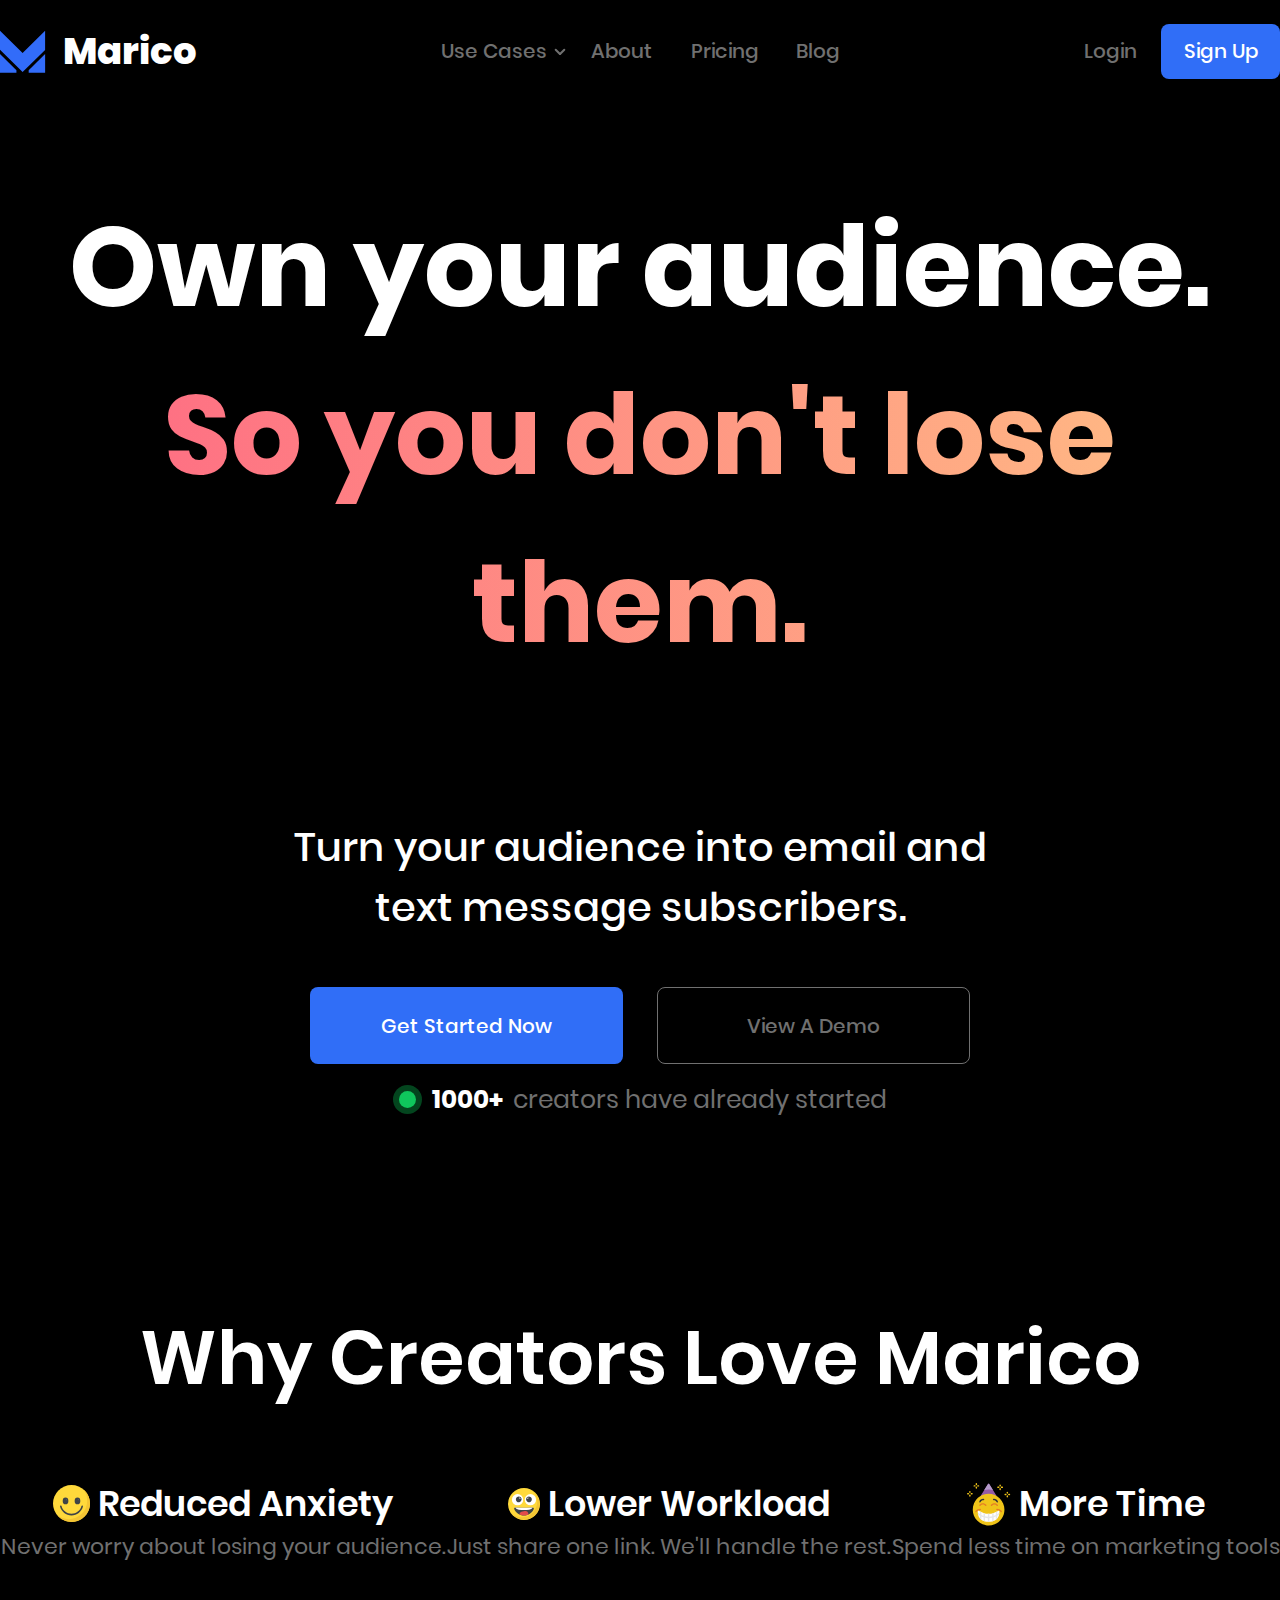
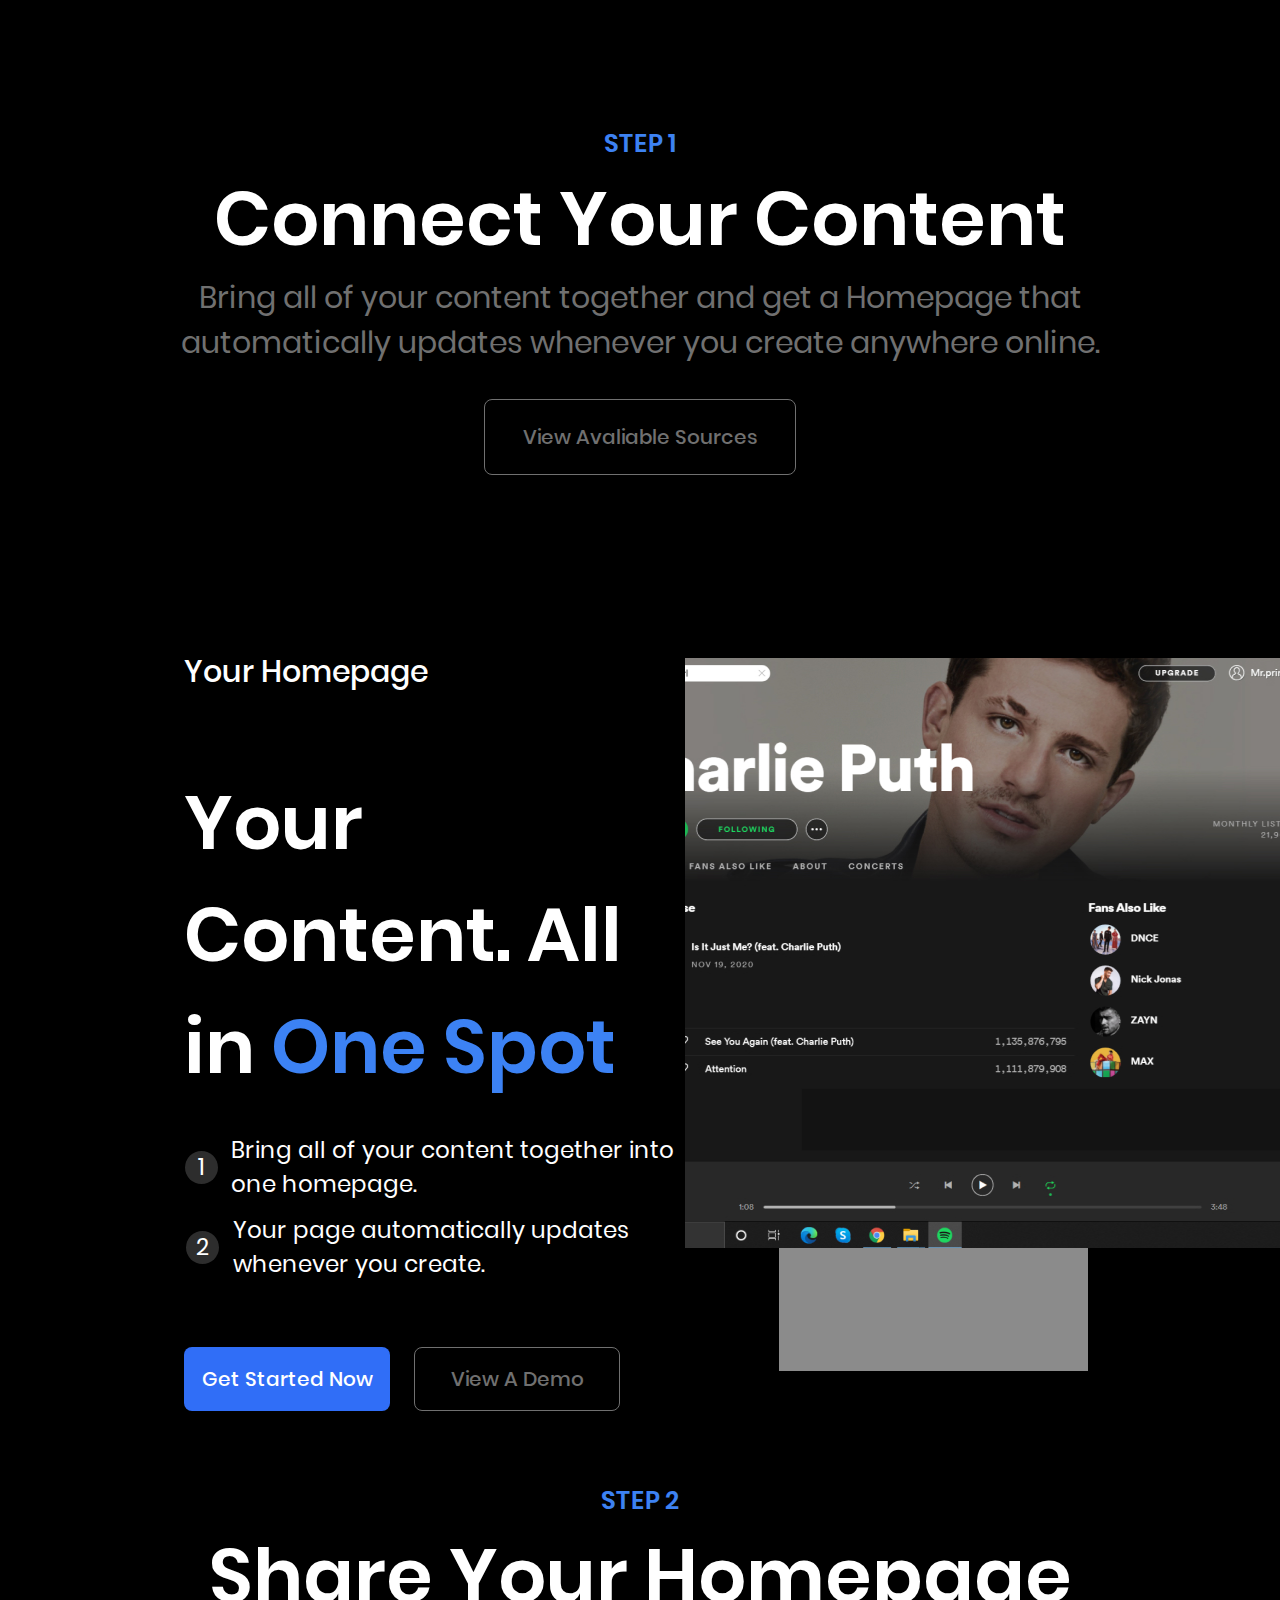
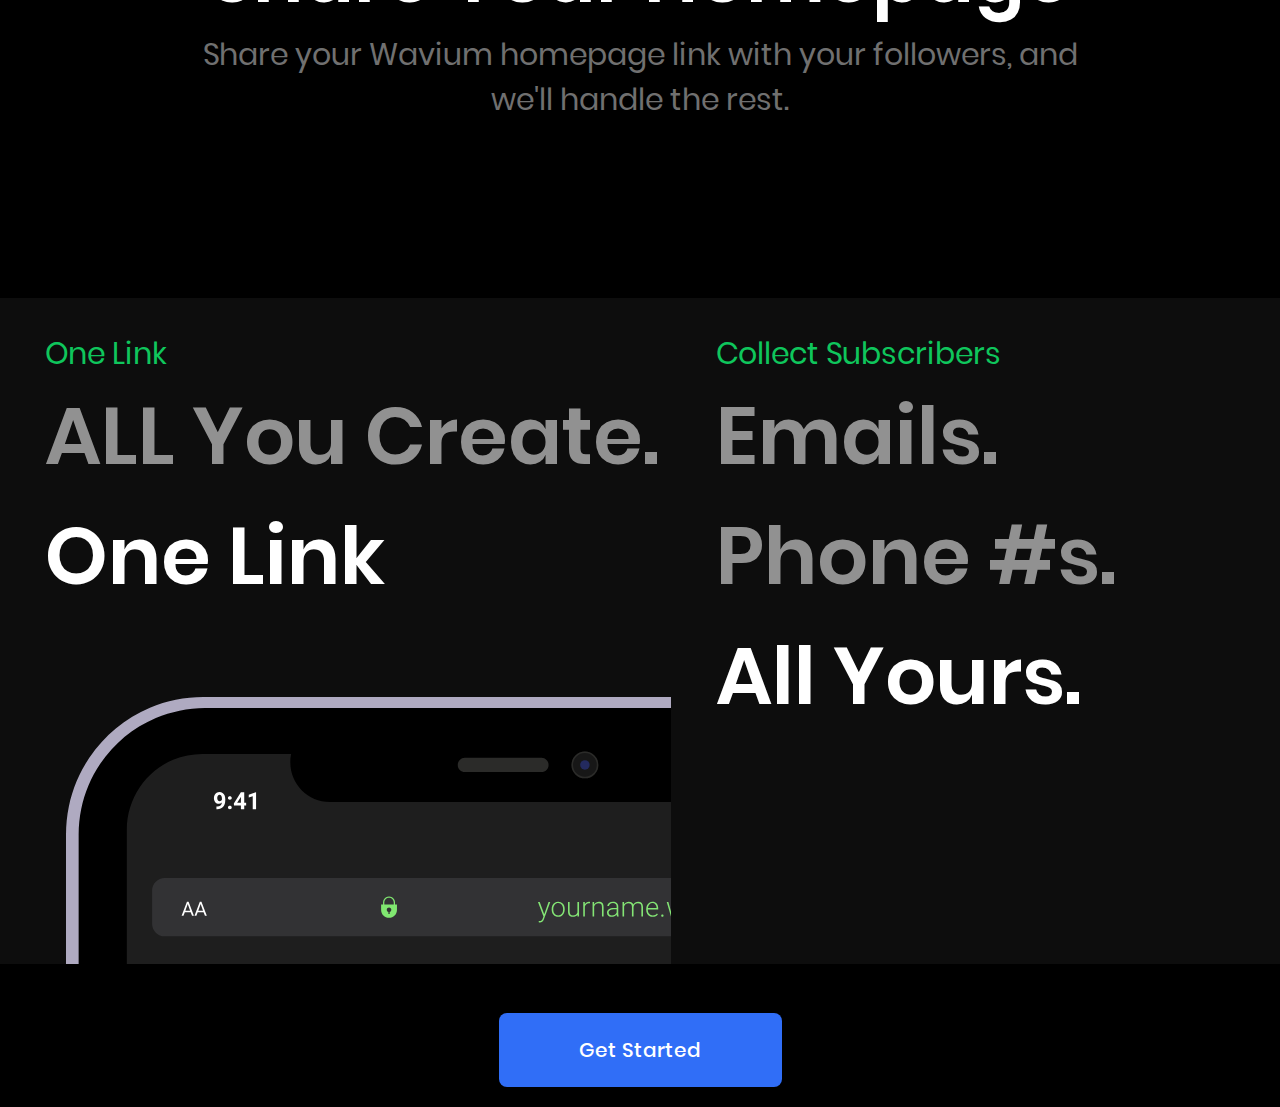
<file: src/index.html>
<!DOCTYPE html>
<html lang="en">
<head>
	<meta charset="UTF-8">
	<meta http-equiv="X-UA-Compatible" content="IE=edge">
	<meta name="viewport" content="width=device-width, initial-scale=1.0">
	<link rel="stylesheet" href="css/nul_style.css">
	<link rel="stylesheet" href="css/global.css">
	<title>marico</title>
</head>
<body>
	<header>
		<div class="header__container container">
			<a href="#" class="header__logo">
				<img src="icons/logo.svg" alt="logo">
				<p class="header__logo_bold">Marico</p>
			</a>
			<nav class="header__nav">
				<ul class="header_list">
					<li class="header__link-box"><a href="#" class="header__link">Use Cases
						<div class="arrow">
						<span class="arrow-left hover__stule"></span>
						<span class="arrow-right hover__stule"></span>
					</div></a></li>
					<li class="header__link-box"><a href="#" class="header__link">About</a></li>
					<li class="header__link-box"><a href="#" class="header__link">Pricing</a></li>
					<li class="header__link-box"><a href="#" class="header__link">Blog</a></li>
				</ul>
			</nav>
			<div class="header__authorization">
				<a href="#" class="header__login">Login</a>
				<a href="#" class="header__sing-up button_active">Sign Up</a>
			</div>
		</div>
	</header>
	<main>
		<section class="hero">
			<div class="hero_container container">
				<h1>Own your audience. <span>So you don't lose them.</span></h1>
				<p class="hero__text">Turn your audience into email and
					text message subscribers.</p>
				<div class="hero__wrap">
					<button class="hero__button button_active">Get Started Now</button>
					<button class="hero__button button_inactive">View A Demo</button>
				</div>
				<p class="hero__supbutton_text">
					<span class="green-circle_wrap">
						<span class="green-circle"></span></span><span class="hero__supbutton_bold">1000+</span>
						creators have already started
				</p>
			</div>
		</section>
		<section class="love-marico">
			<div class="love-marico__container container">
				<h2 class="common_title">Why Creators Love Marico</h2>
				<ul class="love-marico__list">
					<li class="love-marico__col">
						<p class="love-marico__list-title"><img src="icons/emoticons/smile.svg" alt="smile">Reduced Anxiety</p>
						<p class="love-marico__text">Never worry about losing your audience.</p>
					</li>
					<li class="love-marico__col">
						<p class="love-marico__list-title"><img src="icons/emoticons/joy.svg" alt="smile">Lower Workload</p>
						<p class="love-marico__text">Just share one link. We'll handle the rest.</p>
					</li>
					<li class="love-marico__col">
						<p class="love-marico__list-title"><img src="icons/emoticons/magic.svg" alt="smile">More Time</p>
						<p class="love-marico__text">Spend less time on marketing tools</p>
					</li>
				</ul>
			</div>
		</section>
		<section class="connect-content">
			<div class="connect-content__container container">
				<p class="step">STEP 1</p>
				<h2 class="common_title">Connect Your Content</h2>
				<p class="common__text">Bring all of your content together and get a Homepage that
					automatically updates whenever you create anywhere online.</p>
				<button class="connect-content__button button_inactive ">View Avaliable Sources</button>
			</div>
		</section>
		<section class="homepage">
			<div class="homepage__container container">
				<div class="homepage__content">
					<p class="hompage__overhead">Your Homepage</p>
					<h2 class="common_title homepage__title">Your Content. All in <span class="common_blue-span">One Spot</span></h2>
					<div class="homepage__wrapper">
						<p class="homepage__text"><span class="homepage__number">1</span>Bring all of your content together into one homepage.</p>
						<p class="homepage__text"><span class="homepage__number">2</span>Your page automatically updates whenever you create.</p>
						<div class="homepage__buttons-wrapper">
							<button class="button_active homepage__button">Get Started Now</button>
							<button class="button_inactive homepage__button">View A Demo</button>
						</div>
					</div>
				</div>
				<div class="homepage__image"></div>
			</div>
		</section>
		<section class="share-homepage">
			<div class="share-homepage__container container">
				<p class="step">STEP 2</p>
				<h2 class="common_title">Share Your Homepage</h2>
				<p class="common__text share-homepage__description">Share your Wavium homepage link with your followers, and we'll handle the rest.</p>
			</div>
			<div class="share-homepage__wrapper">
				<div class="share-homepage__item share-homepage__phone">
					<p class="share-homepage__overhead">One Link</p>
					<p class="share-homepage__title">ALL You Create. <span>One Link</span></p>
				</div>
				<div class="share-homepage__item">
					<p class="share-homepage__overhead">Collect Subscribers</p>
					<p class="share-homepage__title share-homepage__title_small">Emails.
						Phone #s.<span> All Yours. </span></p>
				</div>
			</div>
			<button class="button_active share-homepage__button">Get Started </button>
		</section>
	</main>
	<footer></footer>
</body>
</html>
</file>
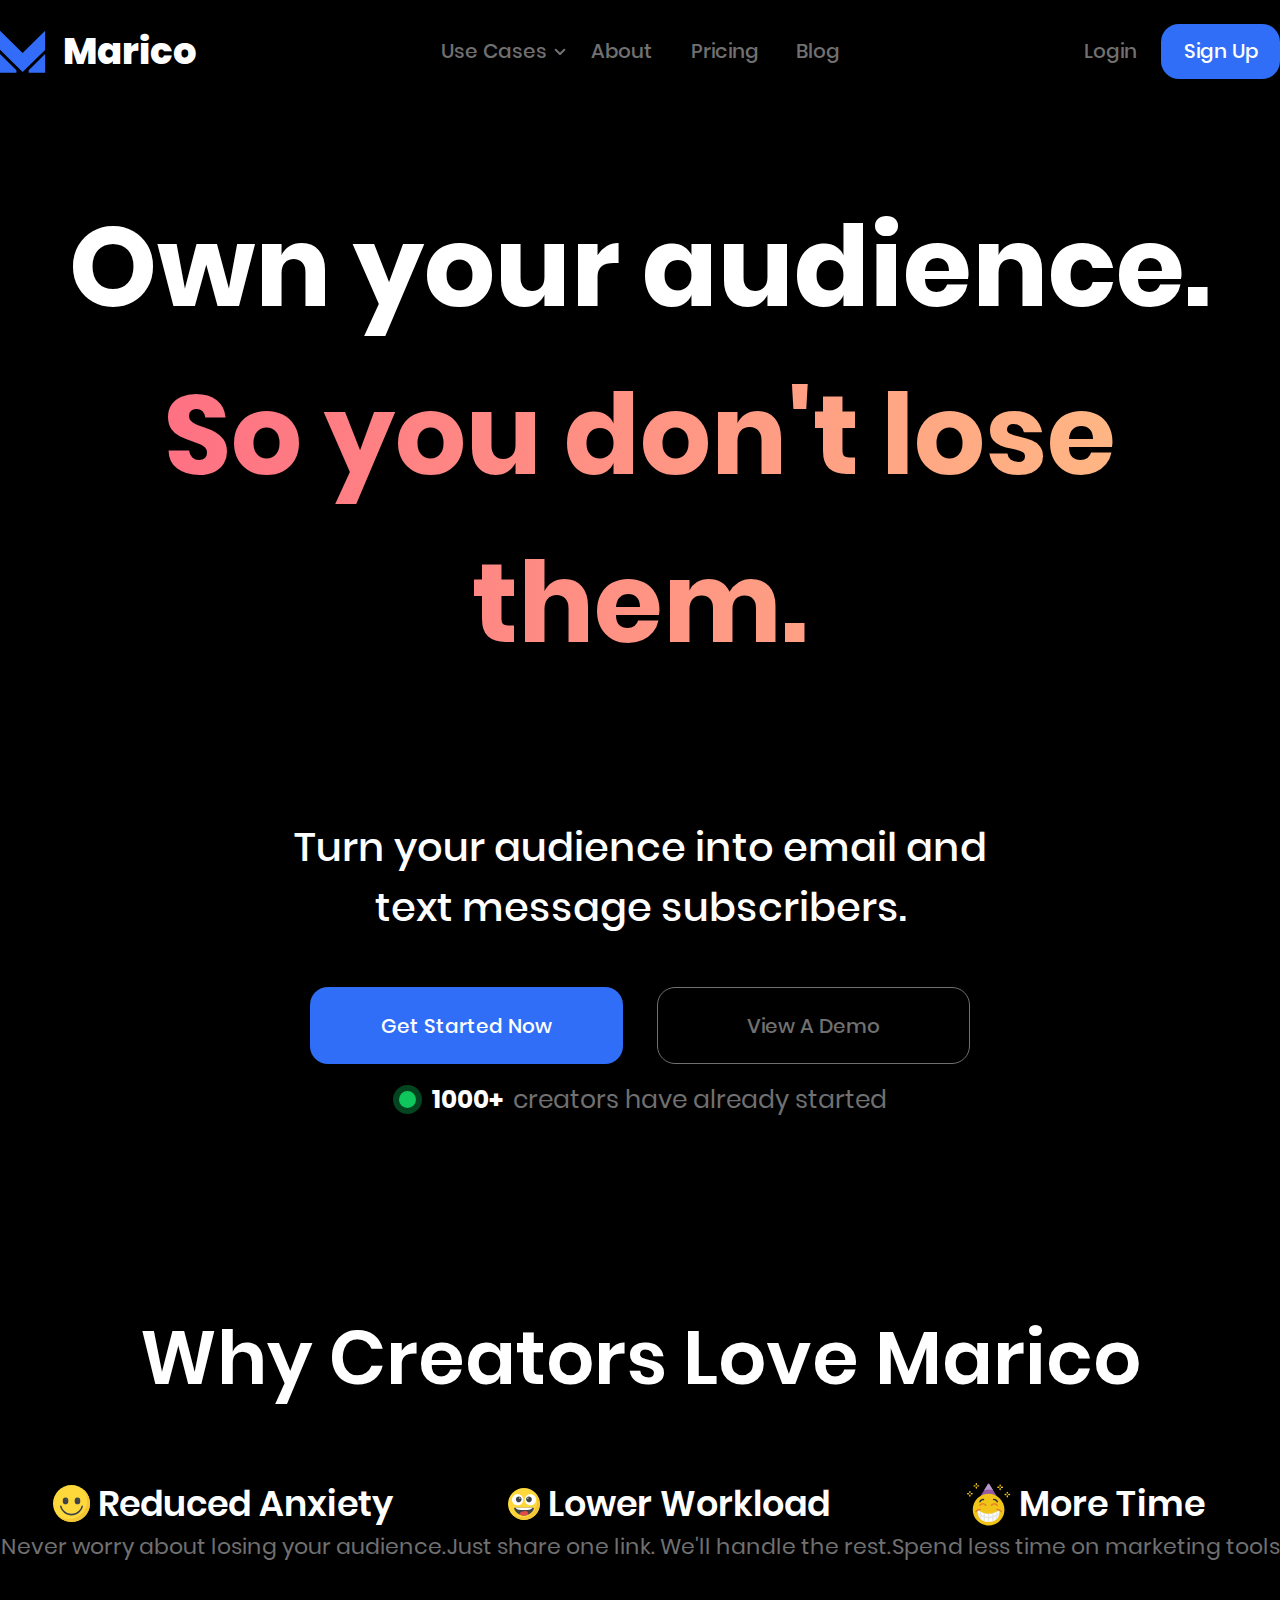
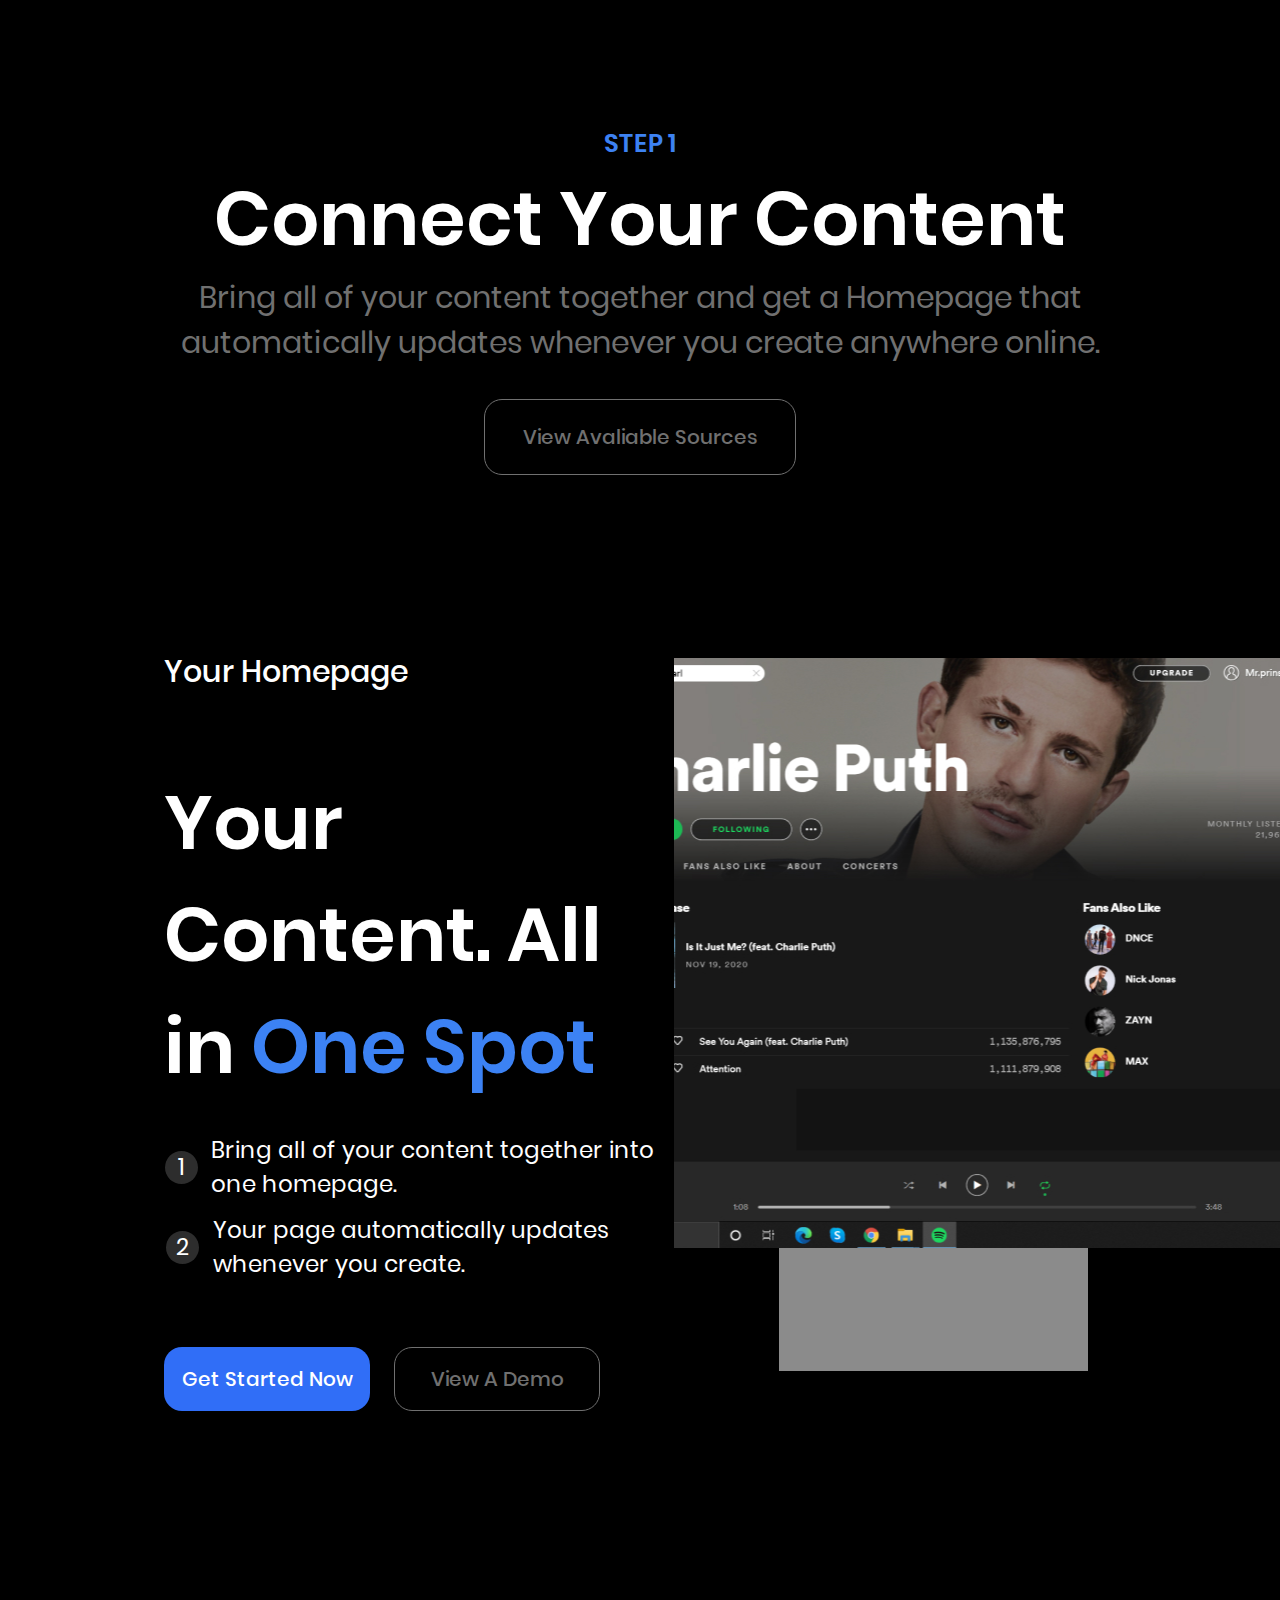
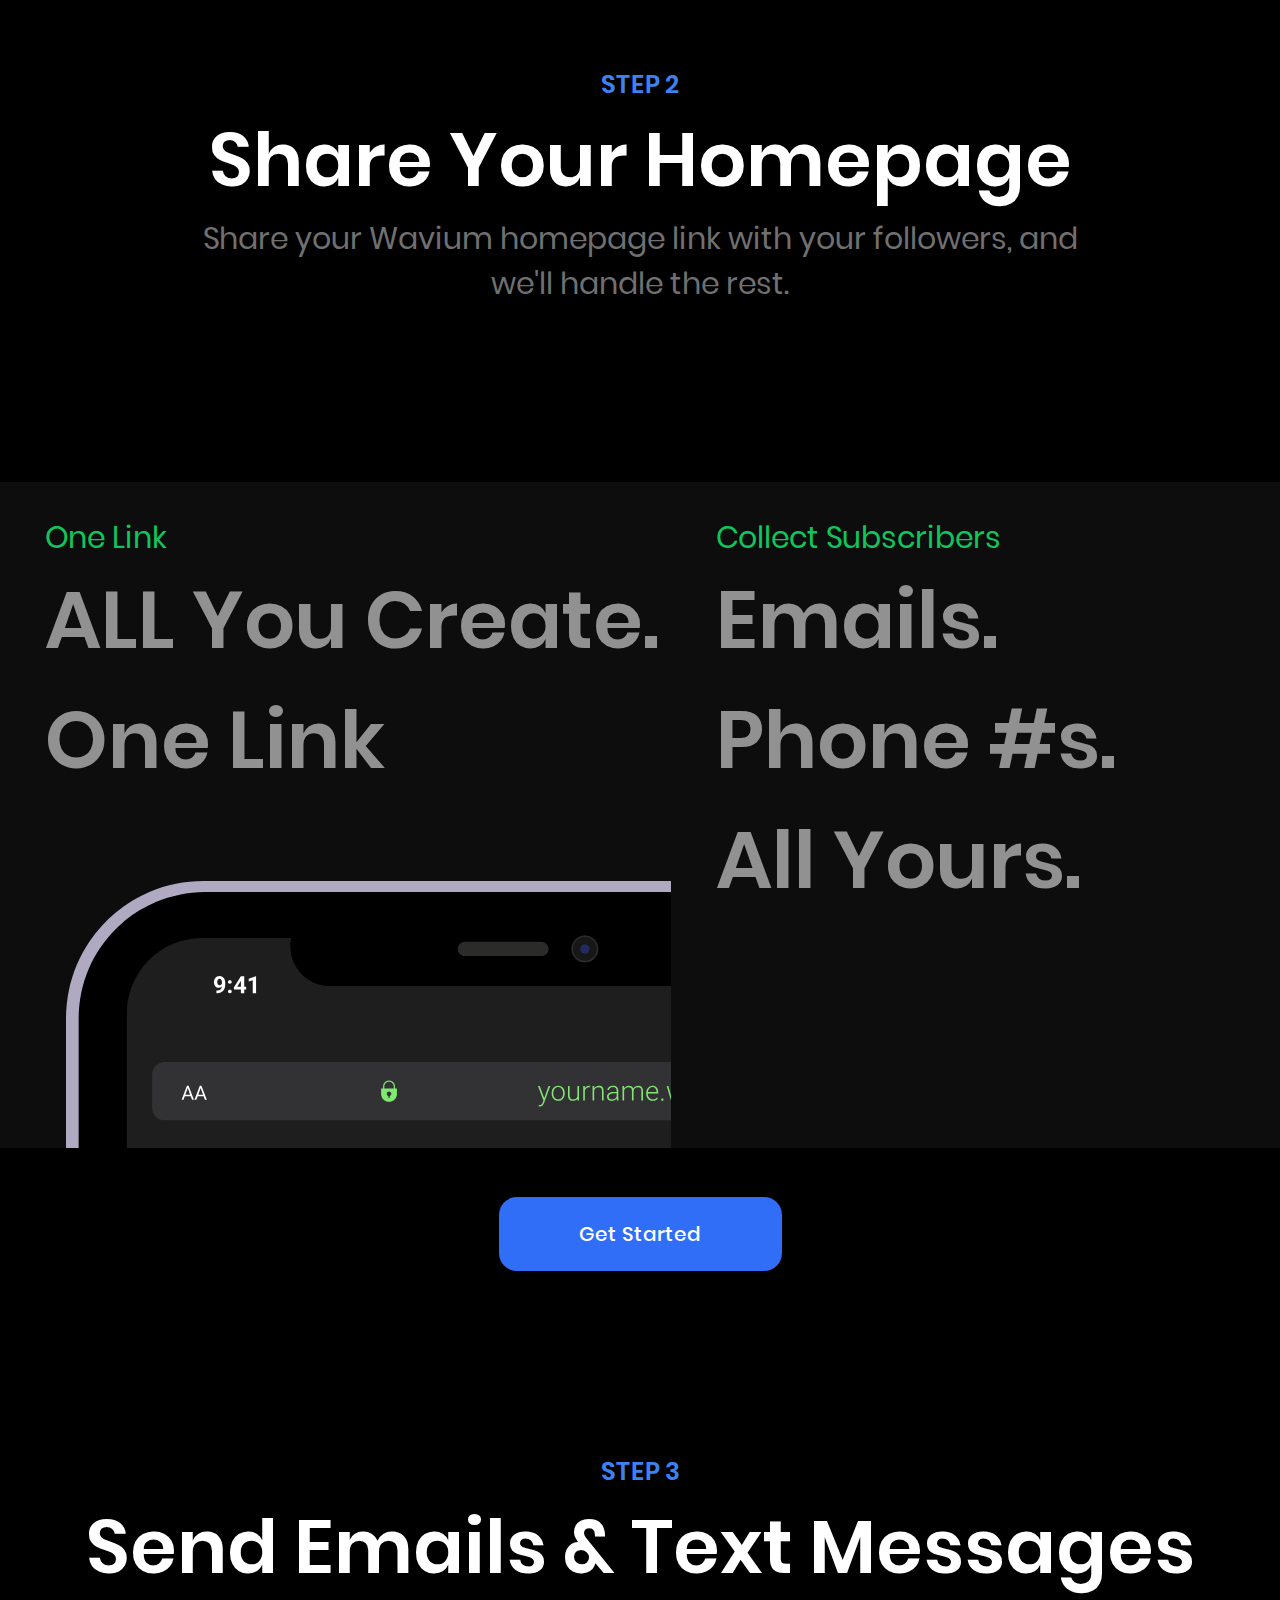
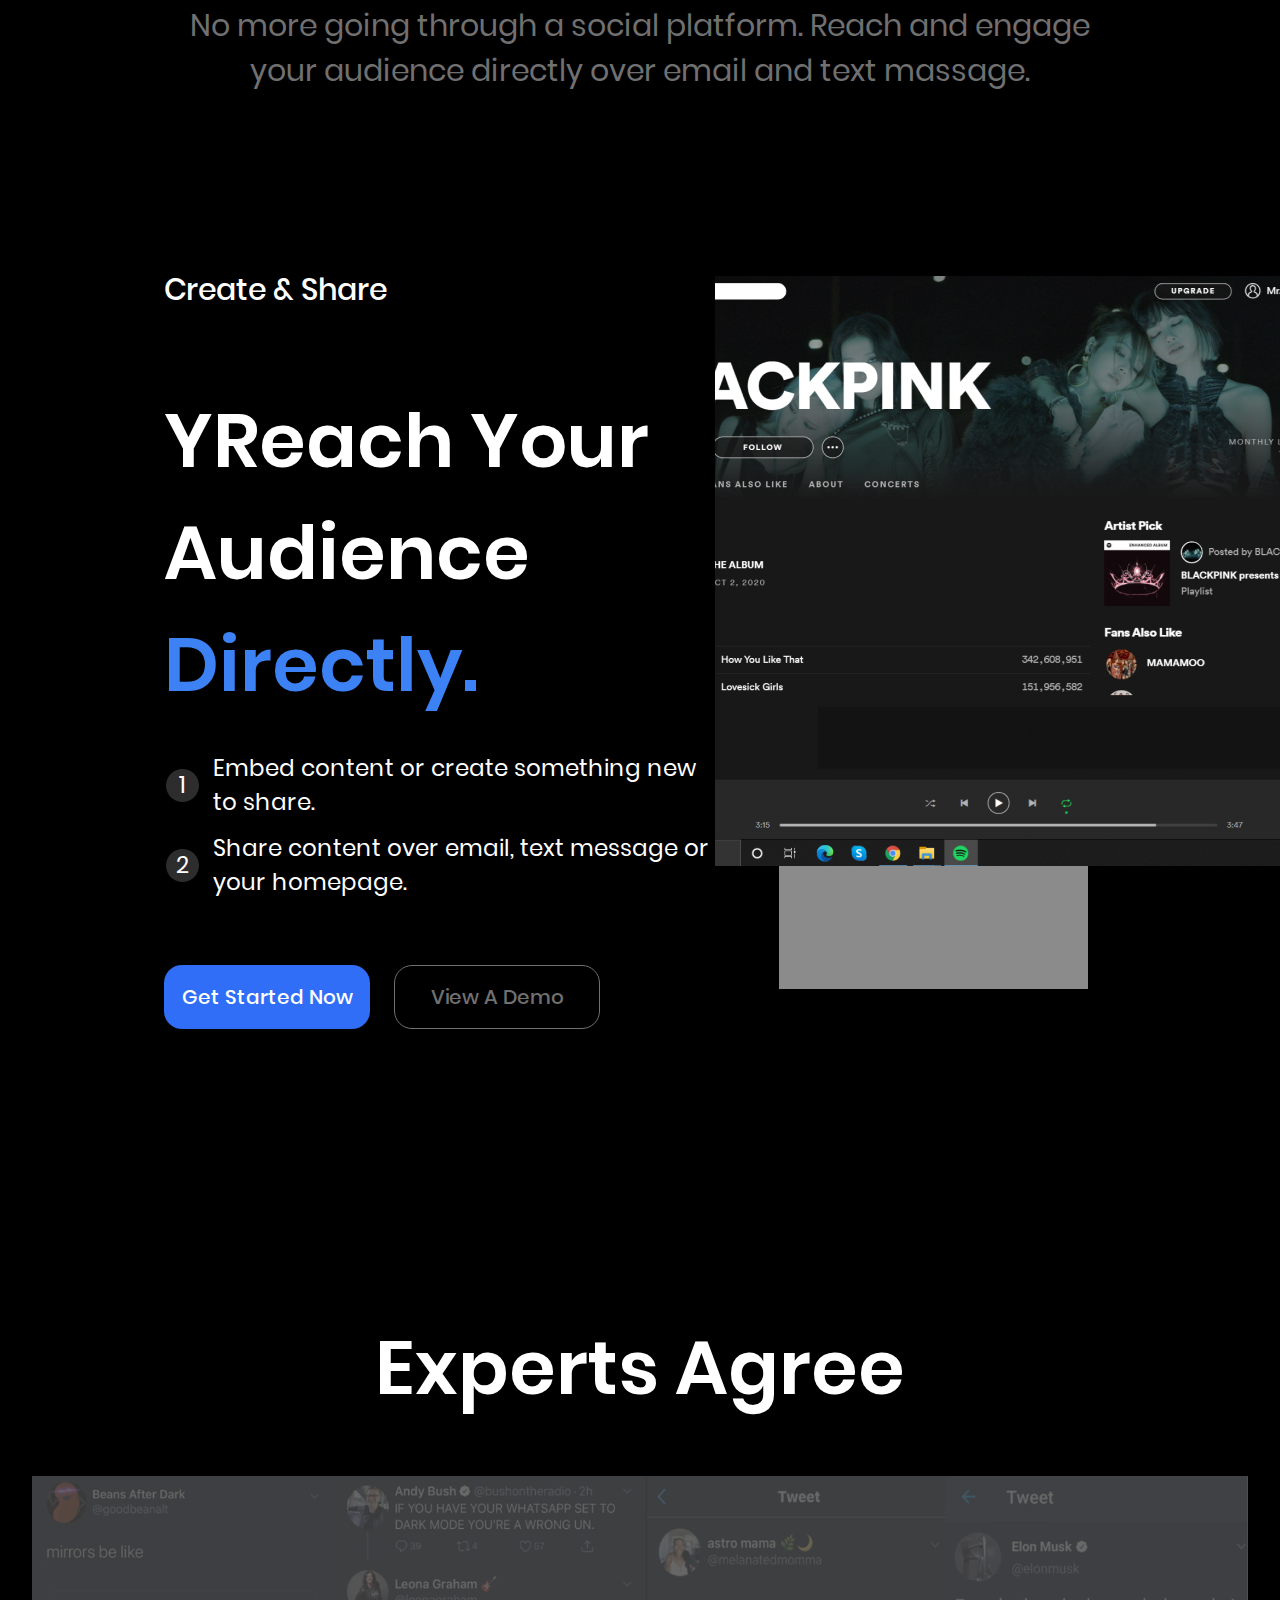
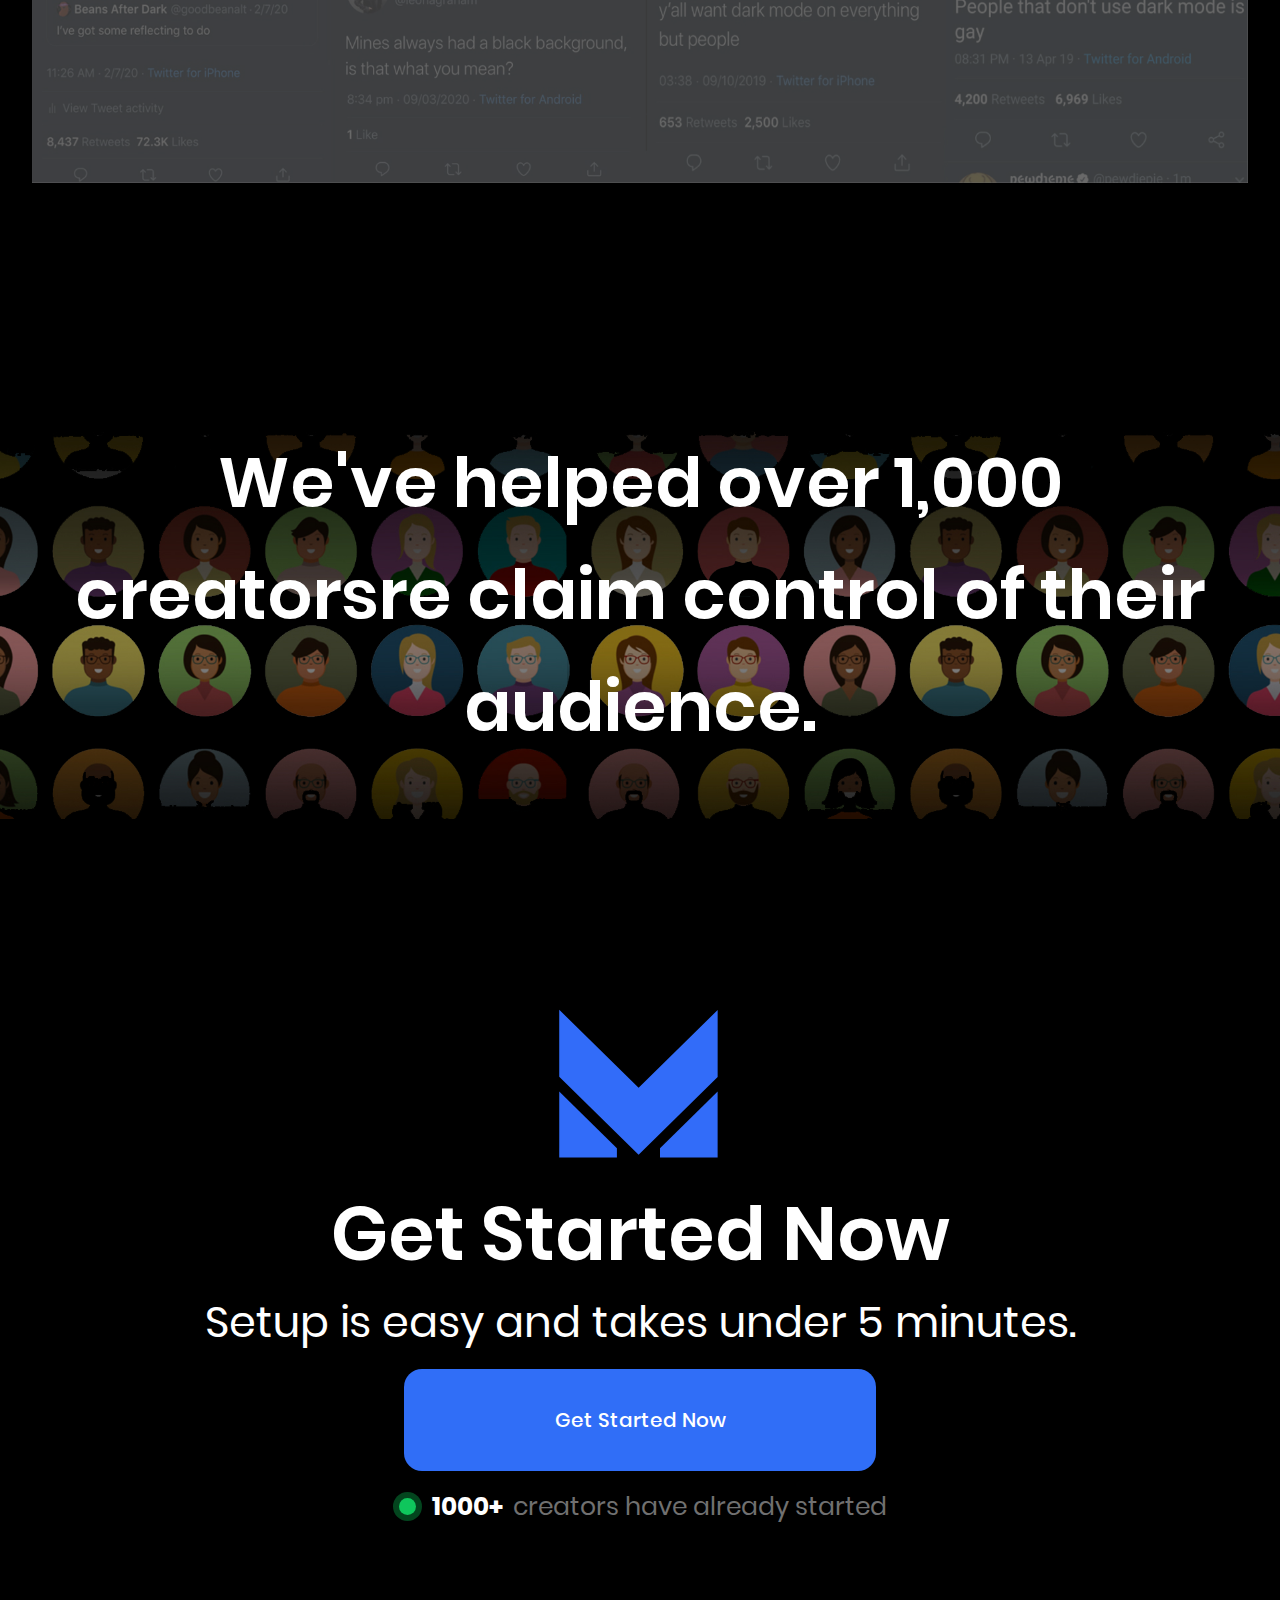
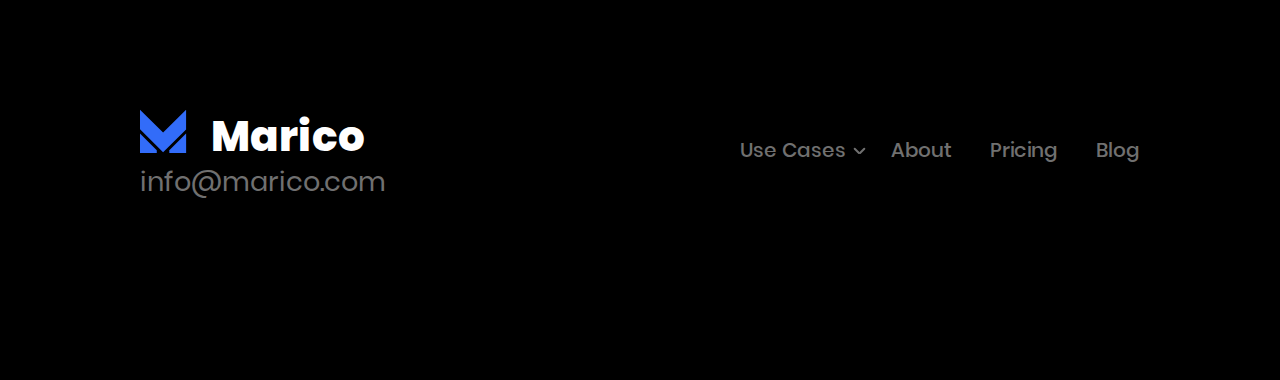
<file: src/pages/index.html>
<!DOCTYPE html>
<html lang="en">
<head>
	<meta charset="UTF-8">
	<meta http-equiv="X-UA-Compatible" content="IE=edge">
	<meta name="viewport" content="width=device-width, initial-scale=1.0">
	<link rel="stylesheet" href="../styles/null_style.css">
	<link rel="stylesheet" href="../styles/global.css">
	<link rel="stylesheet" href="../styles/main.css">
	<title>marico</title>
</head>
<body>
	<header>
		<div class="header__container container">
			<a href="#" class="header__logo">
				<img src="../icons/logo.svg" alt="logo">
				<p class="header__logo_bold">Marico</p>
			</a>
			<nav class="header__nav">
				<ul class="header_list">
					<li class="header__link-box"><a href="#" class="header__link">Use Cases
						<div class="arrow">
						<span class="arrow-left hover__stule"></span>
						<span class="arrow-right hover__stule"></span>
					</div></a></li>
					<li class="header__link-box"><a href="#" class="header__link">About</a></li>
					<li class="header__link-box"><a href="pricing.html" class="header__link">Pricing</a></li>
					<li class="header__link-box"><a href="#" class="header__link">Blog</a></li>
				</ul>
			</nav>
			<div class="header__authorization">
				<a href="#" class="header__login">Login</a>
				<a href="#" class="header__sing-up button_active">Sign Up</a>
			</div>
		</div>
	</header>
	<main>
		<section class="hero">
			<div class="hero_container container">
				<h1>Own your audience. <span>So you don't lose them.</span></h1>
				<p class="hero__text">Turn your audience into email and
					text message subscribers.</p>
				<div class="hero__wrap">
					<button class="hero__button button_active">Get Started Now</button>
					<button class="hero__button button_inactive">View A Demo</button>
				</div>
				<p class="common__supbutton_text">
					<span class="green-circle_wrap">
						<span class="green-circle"></span></span><span class="common__supbutton_bold">1000+</span>
						creators have already started
				</p>
			</div>
		</section>
		<section class="love-marico">
			<div class="love-marico__container container">
				<h2 class="common_title">Why Creators Love Marico</h2>
				<ul class="love-marico__list">
					<li class="love-marico__col">
						<p class="love-marico__list-title"><img src="../icons/emoticons/smile.svg" alt="smile">Reduced Anxiety</p>
						<p class="love-marico__text">Never worry about losing your audience.</p>
					</li>
					<li class="love-marico__col">
						<p class="love-marico__list-title"><img src="../icons/emoticons/joy.svg" alt="smile">Lower Workload</p>
						<p class="love-marico__text">Just share one link. We'll handle the rest.</p>
					</li>
					<li class="love-marico__col">
						<p class="love-marico__list-title"><img src="../icons/emoticons/magic.svg" alt="smile">More Time</p>
						<p class="love-marico__text">Spend less time on marketing tools</p>
					</li>
				</ul>
			</div>
		</section>
		<section class="block-and-image">
			<div class="container block-and-image__container">
				<div class="block-and-image__cover">
				<p class="step">STEP 1</p>
				<h2 class="common_title">Connect Your Content</h2>
				<p class="common__text block-and-image__subtitle">Bring all of your content together and get a Homepage that
					automatically updates whenever you create anywhere online.</p>
				<button class="block-and-image__button_top button_inactive ">View Avaliable Sources</button>
			</div>
			<div class="block-and-image__wrapper">
				<div class="block-and-image__content">
					<p class="block-and-image__overhead">Your Homepage</p>
					<h2 class="common_title block-and-image__title">Your Content. All in <span class="common_blue-span">One Spot</span></h2>
					<div class="block-and-image__text-wrapper">
						<p class="block-and-image__text"><span class="block-and-image__number">1</span>Bring all of your content together into one homepage.</p>
						<p class="block-and-image__text"><span class="block-and-image__number">2</span>Your page automatically updates whenever you create.</p>
						<div class="block-and-image__buttons-wrapper">
							<button class="button_active block-and-image__button">Get Started Now</button>
							<button class="button_inactive block-and-image__button">View A Demo</button>
						</div>
					</div>
				</div>
				<div class="block-and-image__image"></div>
			</div>	</div>
		</section>
		<section class="share-homepage">
			<div class="share-homepage__container container">
				<p class="step">STEP 2</p>
				<h2 class="common_title">Share Your Homepage</h2>
				<p class="common__text share-homepage__description">Share your Wavium homepage link with your followers, and we'll handle the rest.</p>
			</div>
			<div class="share-homepage__wrapper">
				<div class="share-homepage__item share-homepage__phone">
					<p class="share-homepage__overhead">One Link</p>
					<p class="share-homepage__title">ALL You Create. <span>One Link</span></p>
				</div>
				<div class="share-homepage__item">
					<p class="share-homepage__overhead">Collect Subscribers</p>
					<p class="share-homepage__title share-homepage__title_small">Emails.
						Phone #s.<span> All Yours. </span></p>
				</div>
			</div>
			<button class="button_active share-homepage__button">Get Started </button>
		</section>
		<section class="block-and-image">
			<div class="container block-and-image__container">
				<div class="block-and-image__cover">
				<p class="step">STEP 3</p>
				<h2 class="common_title">Send Emails & Text Messages</h2>
				<p class="common__text block-and-image__subtitle">No more going through a social platform. Reach and engage
					your audience directly over email and text massage.</p>
			</div>
			<div class="block-and-image__wrapper">
				<div class="block-and-image__content">
					<p class="block-and-image__overhead">Create & Share</p>
					<h2 class="common_title block-and-image__title_2">YReach Your
						Audience <span class="common_blue-span">Directly.</span></h2>
					<div class="block-and-image__text-wrapper">
						<p class="block-and-image__text"><span class="block-and-image__number">1</span>Embed content or create something new to share.</p>
						<p class="block-and-image__text"><span class="block-and-image__number">2</span>Share content over email, text message or your homepage.</p>
						<div class="block-and-image__buttons-wrapper">
							<button class="button_active block-and-image__button">Get Started Now</button>
							<button class="button_inactive block-and-image__button">View A Demo</button>
						</div>
					</div>
				</div>
				<div class="block-and-image__image block-and-image-2__image"></div>
			</div>	</div>
		</section>
		<section class="expert-opinion">
			<h2 class="common_title">Experts Agree</h2>
			<div class="expert-option__image"></div>
		</section>
		<section class="achievements">
			<h2 class="common_title achievements__title">We've helped over 1,000 creatorsre claim control of their audience.</h2>
		</section>
	</main>
	<footer>
		<div class="container footer__container">
			<img src="../icons/logo.svg" alt="logo" class="footer__logo">
			<h2 class="common_title footer__title">Get Started Now</h2>
			<p class="footer__subtitle">Setup is easy and takes under 5 minutes.</p>
			<button class="button_active footer__button">Get Started Now</button>
			<p class="common__supbutton_text">
				<span class="green-circle_wrap">
					<span class="green-circle"></span></span><span class="common__supbutton_bold">1000+</span>
					creators have already started
			</p>
			<div class="footer__wrapper">	
				<div class="footer__logo-wrapper"><p class="footer__name"><img src="../icons/logo.svg" alt="logo" class="footer__logo_small">Marico</p><a href="#" class="footer__link">info@marico.com</a></div>
				<nav class="header__nav">
					<ul class="header_list">
						<li class="header__link-box"><a href="#" class="header__link">Use Cases
							<div class="arrow">
							<span class="arrow-left hover__stule"></span>
							<span class="arrow-right hover__stule"></span>
						</div></a></li>
						<li class="header__link-box"><a href="#" class="header__link">About</a></li>
						<li class="header__link-box"><a href="#" class="header__link">Pricing</a></li>
						<li class="header__link-box"><a href="#" class="header__link">Blog</a></li>
					</ul>
				</nav>
			</div>
		</div>	
	</footer>
</body>
</html>
</file>
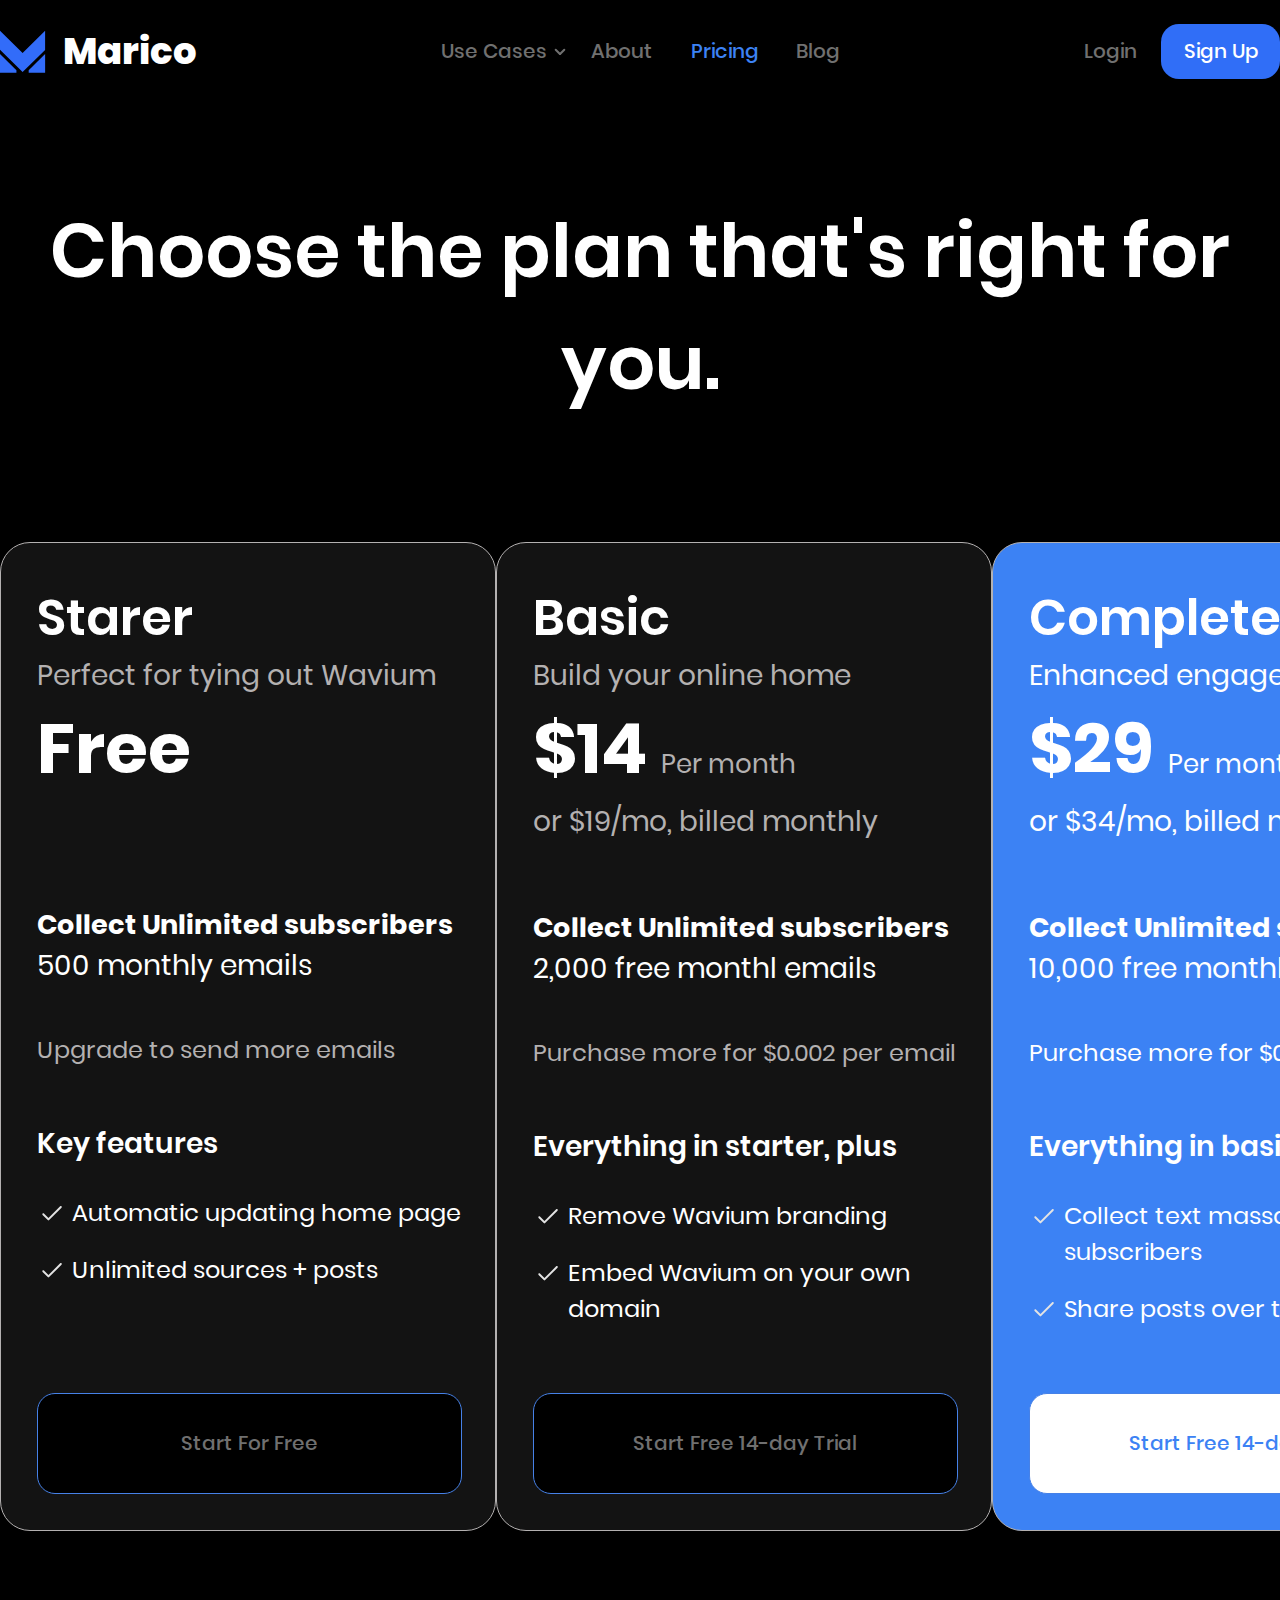
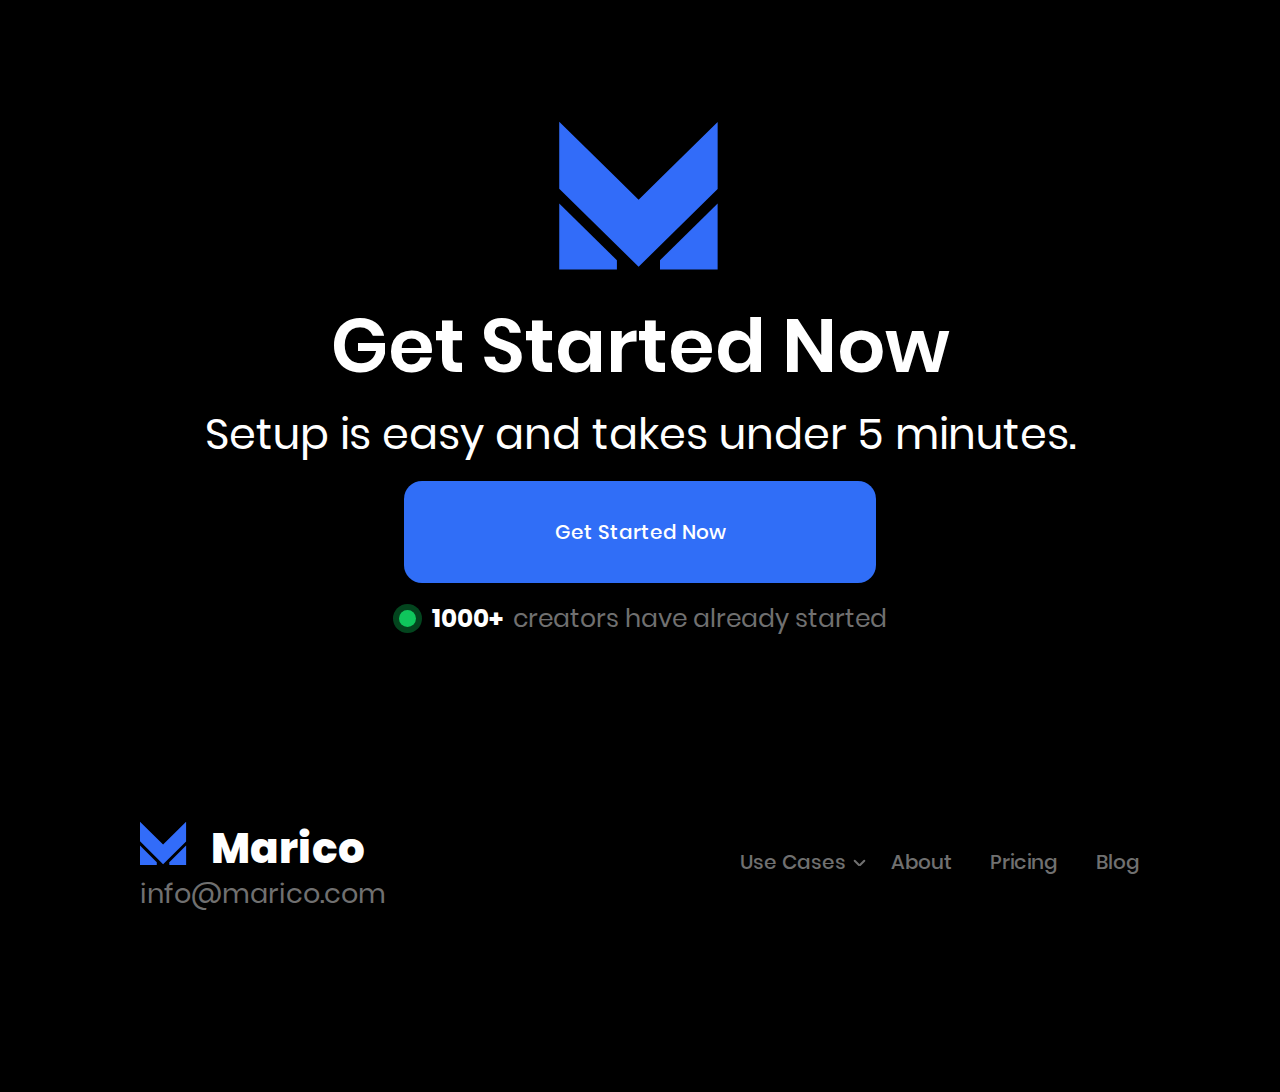
<file: src/pages/pricing.html>
<!DOCTYPE html>
<html lang="en">
<head>
	<meta charset="UTF-8">
	<meta http-equiv="X-UA-Compatible" content="IE=edge">
	<meta name="viewport" content="width=device-width, initial-scale=1.0">
	<title>pricing</title>
	<link rel="stylesheet" href="../styles/null_style.css">
	<link rel="stylesheet" href="../styles/global.css">
	<link rel="stylesheet" href="../styles/main.css">
</head>
<body>
	<header>
		<div class="header__container container">
			<a href="#" class="header__logo">
				<img src="../icons/logo.svg" alt="logo">
				<p class="header__logo_bold">Marico</p>
			</a>
			<nav class="header__nav">
				<ul class="header_list">
					<li class="header__link-box"><a href="#" class="header__link">Use Cases
						<div class="arrow">
						<span class="arrow-left hover__stule"></span>
						<span class="arrow-right hover__stule"></span>
					</div></a></li>
					<li class="header__link-box"><a href="#" class="header__link">About</a></li>
					<li class="header__link-box"><a href="#" class="header__link active-link">Pricing</a></li>
					<li class="header__link-box"><a href="#" class="header__link">Blog</a></li>
				</ul>
			</nav>
			<div class="header__authorization">
				<a href="#" class="header__login">Login</a>
				<a href="#" class="header__sing-up button_active">Sign Up</a>
			</div>
		</div>
	</header>
	<main class="pricing">
		 <h2 class="common_title pricing__main-title">Choose the plan that's right for you.</h2>
		 <ul class="pricing__list">
			<li class="pricing__items">
				<div class="pricing__header">
					<p class="pricint__title">Starer</p>
					<p class="pricing__subtitle">Perfect for tying out Wavium</p>
					<p class="pricing__price">Free</p>
				</div>
				<div class="pricing__explanation">
				<p class="pricing__text">Collect Unlimited subscribers <span>500 monthly emails</span></p>
				<p class="pricing__sending-letters">Upgrade to send more emails</p>
				<p class="pricing__starting">Key features</p>
				<ul class="pricing__chips">
					<li>Automatic updating home page</li>
					<li>Unlimited sources + posts</li>
				</ul></div>
				<button class="button_inactive pricing__buttons">Start For Free</button>
			</li>
			<li class="pricing__items">
				<div class="pricing__header">
					<p class="pricint__title">Basic</p>
					<p class="pricing__subtitle">Build your online home</p>
					<p class="pricing__price">$14 <span>Per month</span></p>
					<p class="pricing__tariff">or $19/mo, billed monthly</p>
				</div>
				<div class="pricing__explanation">
				<p class="pricing__text">Collect Unlimited subscribers <span>2,000 free monthl emails</span></p>
				<p class="pricing__sending-letters">Purchase more for $0.002 per email</p>
				<p class="pricing__starting">Everything in starter, plus</p>
				<ul class="pricing__chips">
					<li>Remove Wavium branding</li>
					<li>Embed Wavium on your own
						domain</li>
				</ul></div>
				<button class="button_inactive pricing__buttons">Start Free 14-day Trial</button>
			</li>
			<li class="pricing__items active__item">
				<div class="pricing__header">
					<p class="pricint__title">Complete</p> 
					<p class="pricing__subtitle white_color">Enhanced engagement</p>
					<p class="pricing__price">$29 <span id="white_color">Per month</span></p>
					<p class="pricing__tariff white_color">or $34/mo, billed monthly</p>
				</div>
				<div class="pricing__explanation">
				<p class="pricing__text">Collect Unlimited subscribers <span>10,000 free monthly emails</span></p>
				<p class="pricing__sending-letters white_color">Purchase more for $0.002 per email</p>
				<p class="pricing__starting">Everything in basic, plus </p>	
				<ul class="pricing__chips">
					<li>Collect text massage subscribers</li>
					<li>Share posts over text massage</li>
				</ul></div>
				<button class="button_inactive pricing__buttons white__button">Start Free 14-day Trial</button>
			</li>
		 </ul>
	</main> 
	<footer>
		<div class="container footer__container">
			<img src="../icons/logo.svg" alt="logo" class="footer__logo">
			<h2 class="common_title footer__title">Get Started Now</h2>
			<p class="footer__subtitle">Setup is easy and takes under 5 minutes.</p>
			<button class="button_active footer__button">Get Started Now</button>
			<p class="common__supbutton_text">
				<span class="green-circle_wrap">
					<span class="green-circle"></span></span><span class="common__supbutton_bold">1000+</span>
					creators have already started
			</p>
			<div class="footer__wrapper">	
				<div class="footer__logo-wrapper"><p class="footer__name"><img src="../icons/logo.svg" alt="logo" class="footer__logo_small">Marico</p><a href="#" class="footer__link">info@marico.com</a></div>
				<nav class="header__nav">
					<ul class="header_list">
						<li class="header__link-box"><a href="#" class="header__link">Use Cases
							<div class="arrow">
							<span class="arrow-left hover__stule"></span>
							<span class="arrow-right hover__stule"></span>
						</div></a></li>
						<li class="header__link-box"><a href="#" class="header__link">About</a></li>
						<li class="header__link-box"><a href="#" class="header__link">Pricing</a></li>
						<li class="header__link-box"><a href="#" class="header__link">Blog</a></li>
					</ul>
				</nav>
			</div>
		</div>	
	</footer>
</body>
</html>
</file>
<file: src/css/nul_style.css>
/*Обнуление*/
*{
    padding: 0;
    margin: 0;
    border: 0;
}
*,*:before,*:after{
    -moz-box-sizing: border-box;
    -webkit-box-sizing: border-box;
    box-sizing: border-box;
}
:focus,:active{outline: none;}
a:focus,a:active{outline: none;}

nav,footer,header,aside{display: block;}

html,body{
    height: 100%;
    width: 100%;
    font-size: 100%;
    line-height: 1;
    font-size: 14px;
    -ms-text-size-adjust: 100%;
    -moz-text-size-adjust: 100%;
    -webkit-text-size-adjust: 100%;
}
input,button,textarea{font-family:inherit;}

input::-ms-clear{display: none;}
button{cursor: pointer;}
button::-moz-focus-inner {padding:0;border:0;}
a, a:visited{text-decoration: none;}
a:hover{text-decoration: none;}
ul li{list-style: none;}
img{vertical-align: top;}

h1,h2,h3,h4,h5,h6{font-size:inherit;font-weight: 400;}
/*--------------------*/

.bigred{
    font-size: 20px;
    color: red;
}
</file>
<file: src/css/global.css>
/* По завершению вёрстки УДАЛИТЬ НЕНУЖНЫЕ ШРИФТЫ */


/* Variables */ 
:root{ 	
	--WHITE_COLOR: #FFFFFF;
	--BLACK_COLOR: #000000;
	--GRAY_TEXT_COLOR: #707070;
	--ACTIVE_COLOR: #3C82F4;
	--BUTTON_BACKGROUND: #306EF7;
	--GREEN_CIRCLE_COLOR: #0FC65C;
	--DARK_GREEN_CIRCLE_COLOR: #03451e;
	--STEP_COLOR: #3D82F2;
	--LOGO_COLOR: #326cf9;
	--CIRCLES_GRAY_COLOR: #2D2D2D;
	--HOMEPAGE_SQUARE_COLOR: #8B8B8B;
	--COLUMNS_COLOR: #0D0D0D;
	--GREEN_COLUMNS_COLOR: #0FC65C;
	--GRAY_COLOMNS_COLOR: #919191;
}	

/* Fonts */
@font-face {
    font-family: 'Poppins';
    src: url('Poppins-ExtraLightItalic.eot');
    src: local('Poppins ExtraLight Italic'), local('Poppins-ExtraLightItalic'),
        url('../fonts/Poppins-ExtraLightItalic.eot?#iefix') format('embedded-opentype'),
        url('../fonts/Poppins-ExtraLightItalic.woff') format('woff'),
        url('../fonts/Poppins-ExtraLightItalic.ttf') format('truetype');
    font-weight: 200;
    font-style: italic;
}

@font-face {
    font-family: 'Poppins';
    src: url('Poppins-ExtraBoldItalic.eot');
    src: local('Poppins ExtraBold Italic'), local('Poppins-ExtraBoldItalic'),
        url('../fonts/Poppins-ExtraBoldItalic.eot?#iefix') format('embedded-opentype'),
        url('../fonts/Poppins-ExtraBoldItalic.woff') format('woff'),
        url('../fonts/Poppins-ExtraBoldItalic.ttf') format('truetype');
    font-weight: 800;
    font-style: italic;
}

@font-face {
    font-family: 'Poppins';
    src: url('Poppins-ExtraBold.eot');
    src: local('Poppins ExtraBold'), local('Poppins-ExtraBold'),
        url('../fonts/Poppins-ExtraBold.eot?#iefix') format('embedded-opentype'),
        url('../fonts/Poppins-ExtraBold.woff') format('woff'),
        url('../fonts/Poppins-ExtraBold.ttf') format('truetype');
    font-weight: 800;
    font-style: normal;
}

@font-face {
    font-family: 'Poppins';
    src: url('Poppins-Thin.eot');
    src: local('Poppins Thin'), local('Poppins-Thin'),
        url('../fonts/Poppins-Thin.eot?#iefix') format('embedded-opentype'),
        url('../fonts/Poppins-Thin.woff') format('woff'),
        url('../fonts/Poppins-Thin.ttf') format('truetype');
    font-weight: 100;
    font-style: normal;
}

@font-face {
    font-family: 'Poppins';
    src: url('Poppins-BoldItalic.eot');
    src: local('Poppins Bold Italic'), local('Poppins-BoldItalic'),
        url('../fonts/Poppins-BoldItalic.eot?#iefix') format('embedded-opentype'),
        url('../fonts/Poppins-BoldItalic.woff') format('woff'),
        url('../fonts/Poppins-BoldItalic.ttf') format('truetype');
    font-weight: bold;
    font-style: italic;
}

@font-face {
    font-family: 'Poppins';
    src: url('Poppins-SemiBoldItalic.eot');
    src: local('Poppins SemiBold Italic'), local('Poppins-SemiBoldItalic'),
        url('../fonts/Poppins-SemiBoldItalic.eot?#iefix') format('embedded-opentype'),
        url('../fonts/Poppins-SemiBoldItalic.woff') format('woff'),
        url('../fonts/Poppins-SemiBoldItalic.ttf') format('truetype');
    font-weight: 600;
    font-style: italic;
}

@font-face {
    font-family: 'Poppins';
    src: url('Poppins-Black.eot');
    src: local('Poppins Black'), local('Poppins-Black'),
        url('../fonts/Poppins-Black.eot?#iefix') format('embedded-opentype'),
        url('../fonts/Poppins-Black.woff') format('woff'),
        url('../fonts/Poppins-Black.ttf') format('truetype');
    font-weight: 900;
    font-style: normal;
}

@font-face {
    font-family: 'Poppins';
    src: url('Poppins-ThinItalic.eot');
    src: local('Poppins Thin Italic'), local('Poppins-ThinItalic'),
        url('../fonts/Poppins-ThinItalic.eot?#iefix') format('embedded-opentype'),
        url('../fonts/Poppins-ThinItalic.woff') format('woff'),
        url('../fonts/Poppins-ThinItalic.ttf') format('truetype');
    font-weight: 100;
    font-style: italic;
}

@font-face {
    font-family: 'Poppins';
    src: url('Poppins-Medium.eot');
    src: local('Poppins Medium'), local('Poppins-Medium'),
        url('../fonts/Poppins-Medium.eot?#iefix') format('embedded-opentype'),
        url('../fonts/Poppins-Medium.woff') format('woff'),
        url('../fonts/Poppins-Medium.ttf') format('truetype');
    font-weight: 500;
    font-style: normal;
}

@font-face {
    font-family: 'Poppins';
    src: url('Poppins-ExtraLight.eot');
    src: local('Poppins ExtraLight'), local('Poppins-ExtraLight'),
        url('../fonts/Poppins-ExtraLight.eot?#iefix') format('embedded-opentype'),
        url('../fonts/Poppins-ExtraLight.woff') format('woff'),
        url('../fonts/Poppins-ExtraLight.ttf') format('truetype');
    font-weight: 200;
    font-style: normal;
}

@font-face {
    font-family: 'Poppins';
    src: url('Poppins-LightItalic.eot');
    src: local('Poppins Light Italic'), local('Poppins-LightItalic'),
        url('../fonts/Poppins-LightItalic.eot?#iefix') format('embedded-opentype'),
        url('../fonts/Poppins-LightItalic.woff') format('woff'),
        url('../fonts/Poppins-LightItalic.ttf') format('truetype');
    font-weight: 300;
    font-style: italic;
}

@font-face {
    font-family: 'Poppins';
    src: url('Poppins-Regular.eot');
    src: local('Poppins Regular'), local('Poppins-Regular'),
        url('../fonts/Poppins-Regular.eot?#iefix') format('embedded-opentype'),
        url('../fonts/Poppins-Regular.woff') format('woff'),
        url('../fonts/Poppins-Regular.ttf') format('truetype');
    font-weight: normal;
    font-style: normal;
}

@font-face {
    font-family: 'Poppins';
    src: url('Poppins-MediumItalic.eot');
    src: local('Poppins Medium Italic'), local('Poppins-MediumItalic'),
        url('../fonts/Poppins-MediumItalic.eot?#iefix') format('embedded-opentype'),
        url('../fonts/Poppins-MediumItalic.woff') format('woff'),
        url('../fonts/Poppins-MediumItalic.ttf') format('truetype');
    font-weight: 500;
    font-style: italic;
}

@font-face {
    font-family: 'Poppins';
    src: url('Poppins-SemiBold.eot');
    src: local('Poppins SemiBold'), local('Poppins-SemiBold'),
        url('../fonts/Poppins-SemiBold.eot?#iefix') format('embedded-opentype'),
        url('../fonts/Poppins-SemiBold.woff') format('woff'),
        url('../fonts/Poppins-SemiBold.ttf') format('truetype');
    font-weight: 600;
    font-style: normal;
}

@font-face {
    font-family: 'Poppins';
    src: url('Poppins-Light.eot');
    src: local('Poppins Light'), local('Poppins-Light'),
        url('../fonts/Poppins-Light.eot?#iefix') format('embedded-opentype'),
        url('../fonts/Poppins-Light.woff') format('woff'),
        url('../fonts/Poppins-Light.ttf') format('truetype');
    font-weight: 300;
    font-style: normal;
}

@font-face {
    font-family: 'Poppins';
    src: url('Poppins-BlackItalic.eot');
    src: local('Poppins Black Italic'), local('Poppins-BlackItalic'),
        url('../fonts/Poppins-BlackItalic.eot?#iefix') format('embedded-opentype'),
        url('../fonts/Poppins-BlackItalic.woff') format('woff'),
        url('../fonts/Poppins-BlackItalic.ttf') format('truetype');
    font-weight: 900;
    font-style: italic;
}

@font-face {
    font-family: 'Poppins';
    src: url('Poppins-Italic.eot');
    src: local('Poppins Italic'), local('Poppins-Italic'),
        url('../fonts/Poppins-Italic.eot?#iefix') format('embedded-opentype'),
        url('../fonts/Poppins-Italic.woff') format('woff'),
        url('../fonts/Poppins-Italic.ttf') format('truetype');
    font-weight: normal;
    font-style: italic;
}

@font-face {
    font-family: 'Poppins';
    src: url('Poppins-Bold.eot');
    src: local('Poppins Bold'), local('Poppins-Bold'),
        url('../fonts/Poppins-Bold.eot?#iefix') format('embedded-opentype'),
        url('../fonts/Poppins-Bold.woff') format('woff'),
        url('../fonts/Poppins-Bold.ttf') format('truetype');
    font-weight: bold;
    font-style: normal;
}

/* СOMMON STYLES */
	/* popular styles */
	.button_active{
		display: flex;
		justify-content: center;
		align-items: center;
		border-radius: 8px;
		font-weight: 500;
		font-size: 20px;
		color: var(--WHITE_COLOR);
		background: var(--BUTTON_BACKGROUND);
		transition: .2s;
	}
	.button_active:hover{
		background: var(--ACTIVE_COLOR);
	}

	.button_inactive{
		display: flex;
		justify-content: center;
		align-items: center;
		border: 1px solid var(--GRAY_TEXT_COLOR);
		font-weight: 500;
		font-size: 20px;
		border-radius: 8px;
		color: var(--GRAY_TEXT_COLOR);
		background: var(--BLACK_COLOR);
		transition: .2s;
	}
	.button_inactive:hover{
		border: 1px solid var(--ACTIVE_COLOR);
		color: var(--ACTIVE_COLOR);
	}
	.common_title{
		font-weight: 600;
		font-size: 75px;
		line-height: 112px;
		color: var(--WHITE_COLOR);
		text-align: center;
	}
	.common_blue-span{
		color: var(--ACTIVE_COLOR);
	}
	.common__text{
		font-weight: 400;
		font-size: 30px;
		line-height: 45px;
		text-align: center;
		color: var(--GRAY_TEXT_COLOR);
	}
	.step{
		text-align: center;
		font-weight: 600;
		font-size: 25px;
		line-height: 38px;
		color: var(--STEP_COLOR);
	}
	.container {
	}

body{
	font-family: 'Poppins';
	background: var(--BLACK_COLOR);
}
/* header */
header{
	display: flex;
	justify-content: center;
	align-items: center;
	padding-top: 47px;
	height: 55px;
}
.header__container {
	display: flex;
	justify-content: space-between;
	align-items: center;
	width: 1640px;
}
.header__logo {
	display: flex;
	align-items:center;
}
.header__logo img{
	margin-right: 17px;
	max-width: 100%;
	max-height: 100%;
}
.header__logo_bold {
	font-size: 37px;
	font-weight: 800;
	color: var(--WHITE_COLOR);
	transition: .2s;
}
.header__logo_bold:hover{
	color: var(--LOGO_COLOR);
}
.header__nav {
	width: 400px;
}
.header_list {
	display: flex;
	justify-content: space-between;
	width: 100%;
}
.header__link {
	font-weight: 500;
	font-size: 20px;
	color: var(--GRAY_TEXT_COLOR);
	transition: .2s;
}
.header__link:first-child{
	display: flex;
	align-items: center;
}
.arrow {
	position: relative;
	margin-left: 7px;
}
.arrow-left {
	position: absolute;
	width: 8px;
	height: 1.5px;
	border-radius: 1px;
	transform: rotate(45deg);
}
.arrow-right {
	position: absolute;
	left: 4.7px;
	width: 8px;
	height: 1.5px;
	border-radius: 9px;	
	transform: rotate(-45deg);
}
.hover__stule{
	background: var(--GRAY_TEXT_COLOR);
}
.header__link:hover{
	color: var(	--ACTIVE_COLOR);
}
.header__link:hover .hover__stule {
	background: var(--ACTIVE_COLOR);
  }
.header__authorization {
	display: flex;
	align-items: center;
}
.header__login {
	margin-right: 24px;
	font-weight: 500;
	font-size: 20px;
	color: var(--GRAY_TEXT_COLOR);
	transition: .2s;
}
.header__login:hover{
	color: var(	--ACTIVE_COLOR);
}
.header__sing-up {
	width: 119px;
	height: 55px;
}

/* MAIN PAGE*/
/* hero */
.hero {
	padding-top: 128px;
	min-height: 306px;
}
.hero_container {
	display: flex;
	align-items: center;
	flex-direction: column;
	justify-self: center;
	justify-content: center;
}
h1{
	font-weight: 700;
	font-size: 112px;
	line-height: 168px;
	max-width: 1315px;
	text-align: center;
	color: var(--WHITE_COLOR)
}
h1 span{
	display: block;
	background: linear-gradient(90deg, #FE6783 1.9%, #FFBF84 97.1%);
	-webkit-background-clip: text;
	-webkit-text-fill-color: transparent;
}

.hero__text {
	margin-top: 130px;
	max-width: 695px;
	font-weight: 500;
	font-size: 40px;
	line-height: 60px;
	text-align: center;
	color: var(--WHITE_COLOR);
}
.hero__wrap {
	display: flex;
	justify-content: space-around;
	margin-top: 50px;
	width: 695px;
}
.hero__button {
	width: 313px;
	height: 77px;
}
.hero__supbutton_text {
	display: flex;
	align-items: center;
	margin-top: 21px;
	font-weight: 400;
	font-size: 25px;
	text-align: center;
	color: var(--GRAY_TEXT_COLOR);
}
.green-circle_wrap {
	display: flex;
	justify-content: center;
	align-items: center;
	margin-right: 10px;
	width: 29px;
	height: 29px;
	border-radius: 50%;
	background: var(--DARK_GREEN_CIRCLE_COLOR);
}
.hero__supbutton_bold{
	margin-right: 9px;
	font-weight: 700;
	color: var(--WHITE_COLOR);
}
.green-circle {
	width: 17px;
	height: 17px;
	border-radius: 50%;
	background: var(--GREEN_CIRCLE_COLOR);
}

/* love-marico */
.love-marico {
	padding-top: 188px;
	max-height: 459px;
}
.love-marico__list {
	display: flex;
	justify-content: space-around;
}
.love-marico__col {
	display: flex;
	flex-direction: column;
	align-items: center;
	margin-top: 64px;
}
.love-marico__text {
	font-weight: 400;
	font-size: 22px;
	line-height: 33px;
	color: var(--GRAY_TEXT_COLOR);
}
.love-marico__list-title {
	display: flex;
	align-items: center;
	font-weight: 600;
	font-size: 35px;
	line-height: 52px;
	color: var(--WHITE_COLOR);
	}
	.love-marico__list-title img{
		margin-right: 8px;
	}

	/* connect-content */
	.connect-content {
		padding-top: 162px;
		margin: 0 auto	;
		min-height: 504px;
		max-width: 929px;
	}
	.connect-content__container {
		display: flex;
		flex-direction: column;
		align-items: center;
	}
	.connect-content__button{
		margin-top: 34px;
		width: 312px;
		height: 76px;
	}

	/* homepage */
	.homepage {
		padding: 182px 0 0 184px;
		min-height: 897px;
		width: 100%;
	}
	.homepage__container {
		display: flex;
		justify-content: space-between;

	}
	.homepage__content {
		display: flex;
		flex-direction: column;
		align-items: flex-start;
	}
	.hompage__overhead{
		font-weight: 500;
		font-size: 30px;
		color: var(--WHITE_COLOR);
	}
	.homepage__title{
		margin-top: 80px;
		max-width: 545px;
		text-align: start;
	}
	.homepage__text {
		display: flex;
		margin-top: 12px;
		max-width: 691px;
		font-weight: 400;
		font-size: 23px;
		line-height: 34px;
		color: var(--WHITE_COLOR);
	}
	.homepage__text:first-child{
		margin-top: 30px;
	}
	.homepage__number{
		position: relative;
		display: flex;
		justify-content: center;
		align-items: center;
		margin: 0 24px 0 12px;
		width: 15px;
		z-index: 1;
	}
	.homepage__number::before{
		content: "";
		position: absolute;
		width: 33px;
		height: 33px;
		background: var(--CIRCLES_GRAY_COLOR);
		border-radius: 50%;
		z-index: -1;
	}
	.homepage__buttons-wrapper{
		display: flex;
		justify-content: space-between;
		margin-top: 66px;
		max-width: 436px;
	}
	.homepage__button{
		width: 206px;
		height: 64px;
	}
	.homepage__image {
		position: relative;
		justify-self: flex-end;
		width: 820px;
		height: 591px;
		background: url(../images/man.webp) center center / auto no-repeat;
	}
	.homepage__image::after{
		content: "";
		position: absolute;
		right: 192px;
		top: 590.5px;
		width: 309px;
		height: 123px;
		background: var(--HOMEPAGE_SQUARE_COLOR);
	}

	/* share-homepage */
	.share-homepage {
		padding-top: 71px;
		min-height: 1296px;
	}
	.share-homepage__container {
	}
	.share-homepage__description{
		margin: 0 auto;
		max-width: 886px;
	}
	.share-homepage__wrapper {
		display: flex;
		justify-content: space-around;
		margin-top: 176px;
	}
	.share-homepage__item{
		padding: 33px 0 0 45px;	
		width: 854px;
		height: 666px;
		background: var(--COLUMNS_COLOR);
	}
	.share-homepage__phone{
		background: url(../images/phone.svg) 66px 100% / 109% auto no-repeat, var(--COLUMNS_COLOR);
	}
	.share-homepage__overhead {
		font-weight: 400;
		font-size: 30px;
		line-height: 45px;
		color: var(--GREEN_COLUMNS_COLOR);
	}
	.share-homepage__title {
		font-weight: 600;
		font-size: 80px;
		line-height: 120px;
		COLOR: var(--GRAY_COLOMNS_COLOR);
		width: 626px;
	}
	.share-homepage__title_small{
		max-width: 415px;
	}
	.share-homepage__title span{
		color: var(--WHITE_COLOR);
		
	}
	.button_active {
	}
	.share-homepage__button {
		margin: 49px auto 0 auto;
		width: 283px;
		height: 74px;
	}
</file>
<file: src/styles/null_style.css>
/*Обнуление*/
*{
    padding: 0;
    margin: 0;
    border: 0;
}
*,*:before,*:after{
    -moz-box-sizing: border-box;
    -webkit-box-sizing: border-box;
    box-sizing: border-box;
}
:focus,:active{outline: none;}
a:focus,a:active{outline: none;}

nav,footer,header,aside{display: block;}

html,body{
    height: 100%;
    width: 100%;
    font-size: 100%;
    line-height: 1;
    font-size: 14px;
    -ms-text-size-adjust: 100%;
    -moz-text-size-adjust: 100%;
    -webkit-text-size-adjust: 100%;
}
input,button,textarea{font-family:inherit;}

input::-ms-clear{display: none;}
button{cursor: pointer;}
button::-moz-focus-inner {padding:0;border:0;}
a, a:visited{text-decoration: none;}
a:hover{text-decoration: none;}
ul li{list-style: none;}
img{vertical-align: top;}

h1,h2,h3,h4,h5,h6{font-size:inherit;font-weight: 400;}
/*--------------------*/

.bigred{
    font-size: 20px;
    color: red;
}
</file>
<file: src/styles/global.css>
/* По завершению вёрстки УДАЛИТЬ НЕНУЖНЫЕ ШРИФТЫ */

/* Fonts */
@font-face {
    font-family: 'Poppins';
    src: url('Poppins-ExtraLightItalic.eot');
    src: local('Poppins ExtraLight Italic'), local('Poppins-ExtraLightItalic'),
        url('../fonts/Poppins-ExtraLightItalic.eot?#iefix') format('embedded-opentype'),
        url('../fonts/Poppins-ExtraLightItalic.woff') format('woff'),
        url('../fonts/Poppins-ExtraLightItalic.ttf') format('truetype');
    font-weight: 200;
    font-style: italic;
}

@font-face {
    font-family: 'Poppins';
    src: url('Poppins-ExtraBoldItalic.eot');
    src: local('Poppins ExtraBold Italic'), local('Poppins-ExtraBoldItalic'),
        url('../fonts/Poppins-ExtraBoldItalic.eot?#iefix') format('embedded-opentype'),
        url('../fonts/Poppins-ExtraBoldItalic.woff') format('woff'),
        url('../fonts/Poppins-ExtraBoldItalic.ttf') format('truetype');
    font-weight: 800;
    font-style: italic;
}

@font-face {
    font-family: 'Poppins';
    src: url('Poppins-ExtraBold.eot');
    src: local('Poppins ExtraBold'), local('Poppins-ExtraBold'),
        url('../fonts/Poppins-ExtraBold.eot?#iefix') format('embedded-opentype'),
        url('../fonts/Poppins-ExtraBold.woff') format('woff'),
        url('../fonts/Poppins-ExtraBold.ttf') format('truetype');
    font-weight: 800;
    font-style: normal;
}

@font-face {
    font-family: 'Poppins';
    src: url('Poppins-Thin.eot');
    src: local('Poppins Thin'), local('Poppins-Thin'),
        url('../fonts/Poppins-Thin.eot?#iefix') format('embedded-opentype'),
        url('../fonts/Poppins-Thin.woff') format('woff'),
        url('../fonts/Poppins-Thin.ttf') format('truetype');
    font-weight: 100;
    font-style: normal;
}

@font-face {
    font-family: 'Poppins';
    src: url('Poppins-BoldItalic.eot');
    src: local('Poppins Bold Italic'), local('Poppins-BoldItalic'),
        url('../fonts/Poppins-BoldItalic.eot?#iefix') format('embedded-opentype'),
        url('../fonts/Poppins-BoldItalic.woff') format('woff'),
        url('../fonts/Poppins-BoldItalic.ttf') format('truetype');
    font-weight: bold;
    font-style: italic;
}

@font-face {
    font-family: 'Poppins';
    src: url('Poppins-SemiBoldItalic.eot');
    src: local('Poppins SemiBold Italic'), local('Poppins-SemiBoldItalic'),
        url('../fonts/Poppins-SemiBoldItalic.eot?#iefix') format('embedded-opentype'),
        url('../fonts/Poppins-SemiBoldItalic.woff') format('woff'),
        url('../fonts/Poppins-SemiBoldItalic.ttf') format('truetype');
    font-weight: 600;
    font-style: italic;
}

@font-face {
    font-family: 'Poppins';
    src: url('Poppins-Black.eot');
    src: local('Poppins Black'), local('Poppins-Black'),
        url('../fonts/Poppins-Black.eot?#iefix') format('embedded-opentype'),
        url('../fonts/Poppins-Black.woff') format('woff'),
        url('../fonts/Poppins-Black.ttf') format('truetype');
    font-weight: 900;
    font-style: normal;
}

@font-face {
    font-family: 'Poppins';
    src: url('Poppins-ThinItalic.eot');
    src: local('Poppins Thin Italic'), local('Poppins-ThinItalic'),
        url('../fonts/Poppins-ThinItalic.eot?#iefix') format('embedded-opentype'),
        url('../fonts/Poppins-ThinItalic.woff') format('woff'),
        url('../fonts/Poppins-ThinItalic.ttf') format('truetype');
    font-weight: 100;
    font-style: italic;
}

@font-face {
    font-family: 'Poppins';
    src: url('Poppins-Medium.eot');
    src: local('Poppins Medium'), local('Poppins-Medium'),
        url('../fonts/Poppins-Medium.eot?#iefix') format('embedded-opentype'),
        url('../fonts/Poppins-Medium.woff') format('woff'),
        url('../fonts/Poppins-Medium.ttf') format('truetype');
    font-weight: 500;
    font-style: normal;
}

@font-face {
    font-family: 'Poppins';
    src: url('Poppins-ExtraLight.eot');
    src: local('Poppins ExtraLight'), local('Poppins-ExtraLight'),
        url('../fonts/Poppins-ExtraLight.eot?#iefix') format('embedded-opentype'),
        url('../fonts/Poppins-ExtraLight.woff') format('woff'),
        url('../fonts/Poppins-ExtraLight.ttf') format('truetype');
    font-weight: 200;
    font-style: normal;
}

@font-face {
    font-family: 'Poppins';
    src: url('Poppins-LightItalic.eot');
    src: local('Poppins Light Italic'), local('Poppins-LightItalic'),
        url('../fonts/Poppins-LightItalic.eot?#iefix') format('embedded-opentype'),
        url('../fonts/Poppins-LightItalic.woff') format('woff'),
        url('../fonts/Poppins-LightItalic.ttf') format('truetype');
    font-weight: 300;
    font-style: italic;
}

@font-face {
    font-family: 'Poppins';
    src: url('Poppins-Regular.eot');
    src: local('Poppins Regular'), local('Poppins-Regular'),
        url('../fonts/Poppins-Regular.eot?#iefix') format('embedded-opentype'),
        url('../fonts/Poppins-Regular.woff') format('woff'),
        url('../fonts/Poppins-Regular.ttf') format('truetype');
    font-weight: normal;
    font-style: normal;
}

@font-face {
    font-family: 'Poppins';
    src: url('Poppins-MediumItalic.eot');
    src: local('Poppins Medium Italic'), local('Poppins-MediumItalic'),
        url('../fonts/Poppins-MediumItalic.eot?#iefix') format('embedded-opentype'),
        url('../fonts/Poppins-MediumItalic.woff') format('woff'),
        url('../fonts/Poppins-MediumItalic.ttf') format('truetype');
    font-weight: 500;
    font-style: italic;
}

@font-face {
    font-family: 'Poppins';
    src: url('Poppins-SemiBold.eot');
    src: local('Poppins SemiBold'), local('Poppins-SemiBold'),
        url('../fonts/Poppins-SemiBold.eot?#iefix') format('embedded-opentype'),
        url('../fonts/Poppins-SemiBold.woff') format('woff'),
        url('../fonts/Poppins-SemiBold.ttf') format('truetype');
    font-weight: 600;
    font-style: normal;
}

@font-face {
    font-family: 'Poppins';
    src: url('Poppins-Light.eot');
    src: local('Poppins Light'), local('Poppins-Light'),
        url('../fonts/Poppins-Light.eot?#iefix') format('embedded-opentype'),
        url('../fonts/Poppins-Light.woff') format('woff'),
        url('../fonts/Poppins-Light.ttf') format('truetype');
    font-weight: 300;
    font-style: normal;
}

@font-face {
    font-family: 'Poppins';
    src: url('Poppins-BlackItalic.eot');
    src: local('Poppins Black Italic'), local('Poppins-BlackItalic'),
        url('../fonts/Poppins-BlackItalic.eot?#iefix') format('embedded-opentype'),
        url('../fonts/Poppins-BlackItalic.woff') format('woff'),
        url('../fonts/Poppins-BlackItalic.ttf') format('truetype');
    font-weight: 900;
    font-style: italic;
}

@font-face {
    font-family: 'Poppins';
    src: url('Poppins-Italic.eot');
    src: local('Poppins Italic'), local('Poppins-Italic'),
        url('../fonts/Poppins-Italic.eot?#iefix') format('embedded-opentype'),
        url('../fonts/Poppins-Italic.woff') format('woff'),
        url('../fonts/Poppins-Italic.ttf') format('truetype');
    font-weight: normal;
    font-style: italic;
}

@font-face {
    font-family: 'Poppins';
    src: url('Poppins-Bold.eot');
    src: local('Poppins Bold'), local('Poppins-Bold'),
        url('../fonts/Poppins-Bold.eot?#iefix') format('embedded-opentype'),
        url('../fonts/Poppins-Bold.woff') format('woff'),
        url('../fonts/Poppins-Bold.ttf') format('truetype');
    font-weight: bold;
    font-style: normal;
}

/* Variables */ 
:root{ 	
	--color-white: #FFFFFF;
	--color-black: #000000;
	--color-gray_text: #707070;
	--color-active: #3C82F4;
	--color-buttons_background: #306EF7;
	--color-green_circles: #0FC65C;
	--color-dark-green_circles: #03451e;
	--color-blue_step: #3D82F2;
	--color-blue_logo: #326cf9;
	--color-gray_circles: #2D2D2D;
	--color-gray_home-page_square: #8B8B8B;
	--columns-color: #0D0D0D;
	--green_columns-color: #0FC65C;
	--gray_columns-color: #919191;
	--grau_subtitile-color: #B4B1B1;
	--columns_bg-color: #131313;
	--buttons_border-color: #4681E7;
}	

/* popular styles */
.button_active{
	display: flex;
	justify-content: center;
	align-items: center;
	border-radius: 18px;
	font-weight: 500;
	font-size: 20px;
	color: var(--color-white);
	background: var(--color-buttons_background);
	transition: .2s;
}

.button_active:hover{
	background: var(--color-active);
}

.button_inactive{
	display: flex;
	justify-content: center;
	align-items: center;
	border: 1px solid var(--color-gray_text);
	font-weight: 500;
	font-size: 20px;
	border-radius: 18px;
	color: var(--color-gray_text);
	background: var(--color-black);
	transition: .2s;
}

.button_inactive:hover{
	border: 1px solid var(--color-active);
	color: var(--color-active);
}

.common_title{
	font-weight: 600;
	font-size: 75px;
	line-height: 112px;
	color: var(--color-white);
	text-align: center;
}

.common_blue-span{
	color: var(--color-active);
}

.common__text{
	font-weight: 400;
	font-size: 30px;
	line-height: 45px;
	text-align: center;
	color: var(--color-gray_text);
}

.step{
	text-align: center;
	font-weight: 600;
	font-size: 25px;
	line-height: 38px;
	color: var(--color-blue_step);
}

.common__supbutton_text {
	display: flex;
	align-items: center;
	margin-top: 21px;
	font-weight: 400;
	font-size: 25px;
	text-align: center;
	color: var(--color-gray_text);
}

.green-circle_wrap {
	display: flex;
	justify-content: center;
	align-items: center;
	margin-right: 10px;
	width: 29px;
	height: 29px;
	border-radius: 50%;
	background: var(--color-dark-green_circles);
}

.common__supbutton_bold{
	margin-right: 9px;
	font-weight: 700;
	color: var(--color-white);
}

.green-circle {
	width: 17px;
	height: 17px;
	border-radius: 50%;
	background: var(--color-green_circles);
}

body{
	font-family: 'Poppins';
	background: var(--color-black);
}

/* header */
header{
	display: flex;
	justify-content: center;
	align-items: center;
	padding-top: 47px;
	height: 55px;
}

.header__container {
	display: flex;
	justify-content: space-between;
	align-items: center;
	width: 1640px;
}

.header__logo {
	display: flex;
	align-items:center;
}

.header__logo img{
	margin-right: 17px;
	max-width: 100%;
	max-height: 100%;
}

.header__logo_bold {
	font-size: 37px;
	font-weight: 800;
	color: var(--color-white);
	transition: .2s;
}

.header__logo_bold:hover{
	color: var(--color-blue_logo);
}

.header__nav {
	width: 400px;
}

.header_list {
	display: flex;
	justify-content: space-between;
	width: 100%;
}

.header__link {
	font-weight: 500;
	font-size: 20px;
	color: var(--color-gray_text);
	transition: .2s;
}

.header__link:first-child{
	display: flex;
	align-items: center;
}

.arrow {
	position: relative;
	margin-left: 7px;
}

.arrow-left {
	position: absolute;
	width: 8px;
	height: 1.5px;
	border-radius: 1px;
	transform: rotate(45deg);
}

.arrow-right {
	position: absolute;
	left: 4.7px;
	width: 8px;
	height: 1.5px;
	border-radius: 9px;	
	transform: rotate(-45deg);
}

.hover__stule{
	background: var(--color-gray_text);
}

.header__link:hover{
	color: var(	--color-active);
}

.header__link:hover .hover__stule {
	background: var(--color-active);
}

.header__authorization {
	display: flex;
	align-items: center;
}

.header__login {
	margin-right: 24px;
	font-weight: 500;
	font-size: 20px;
	color: var(--color-gray_text);
	transition: .2s;
}

.header__login:hover{
	color: var(	--color-active);
}

.header__sing-up {
	width: 119px;
	height: 55px;
}

/* footer */
footer {

	padding-top: 188px;
	min-height: 1161px;
}

.footer__container {
	display: flex;
	flex-direction: column;
	align-items: center;
	padding: 0 140px;
}

.footer__logo {
	width: 164px;
	height: 151px;
}

.footer__title{
	margin-top: 20px;
}

.footer__subtitle {
	font-weight: 400;
	font-size: 43px;
	line-height: 64px;
	color: var(--color-white);

}

.footer__button {
	margin-top: 15px;
	width: 472px;
	height: 102px;
}

.footer__wrapper{
	display: flex;
	justify-content: space-between;
	align-items: center;
	margin-top: 184px;
	width: 100%;
}

.footer__logo-wrapper {
	display: flex;
	flex-direction: column;
	align-items: flex-start;
}

.footer__name {
	font-weight: 800;
	font-size: 42px;
	line-height: 63px;
	color: var(--color-white);
}

.footer__logo_small {
	width: 47.18px;
	height: 51.86px;
	margin-right: 24px;
}

.footer__link {
	font-weight: 400;
	font-size: 27px;
	color: var(--color-gray_text);
	transition: .2s;
}

.footer__link:hover{
	color: var(--color-active);
}

.active-link{
	color: var(--color-active);
}
</file>
<file: src/styles/main.css>
.block-and-image {
	padding: 162px 0 184px 0 ;
	min-height: 1401px;
	width: 100%;
}

.block-and-image__container {
	display: flex;
	flex-direction: column;
	width: 100%;
}
.block-and-image__cover{
	display: flex;
	flex-direction: column;
	align-items: center;
}

.block-and-image__subtitle{
	max-width: 929px;
}

.block-and-image__button_top{
	margin-top: 34px;
	width: 312px;
	height: 76px;
}

.block-and-image__wrapper {
	display: flex;
	justify-content: space-between;
	padding-left: 164px;
	margin-top: 182px;
	width: 100%;
}

.block-and-image__content {
	display: flex;
	flex-direction: column;
	align-items: flex-start;
}

.block-and-image__overhead{
	font-weight: 500;
	font-size: 30px;
	color: var(--color-white);
}

.block-and-image__title{
	margin-top: 80px;
	max-width: 545px;
	text-align: start;
}

.block-and-image__text {
	display: flex;
	margin-top: 12px;
	max-width: 691px;
	font-weight: 400;
	font-size: 23px;
	line-height: 34px;
	color: var(--color-white);
}

.block-and-image__text:first-child{
	margin-top: 30px;
}

.block-and-image__number{
	position: relative;
	display: flex;
	justify-content: center;
	align-items: center;
	margin: 0 24px 0 12px;
	width: 15px;
	z-index: 1;
}

.block-and-image__number::before{
	content: "";
	position: absolute;
	width: 33px;
	height: 33px;
	background: var(--color-gray_circles);
	border-radius: 50%;
	z-index: -1;
}

.block-and-image__buttons-wrapper{
	display: flex;
	justify-content: space-between;
	margin-top: 66px;
	max-width: 436px;
}

.block-and-image__button{
	width: 206px;
	height: 64px;
}

.block-and-image__image {
	position: relative;
	justify-self: flex-end;
	width: 820px;
	height: 591px;
	background: url(../images/man.webp) center center / auto no-repeat;
}

.block-and-image__image::after{
	content: "";
	position: absolute;
	right: 192px;
	top: 590.5px;
	width: 309px;
	height: 123px;
	background: var(--color-gray_home-page_square);
}

/* hero */
.hero {
	padding-top: 128px;
	min-height: 306px;
}

.hero_container {
	display: flex;
	align-items: center;
	flex-direction: column;
	justify-self: center;
	justify-content: center;
}

h1{
	font-weight: 700;
	font-size: 112px;
	line-height: 168px;
	max-width: 1315px;
	text-align: center;
	color: var(--color-white)
}

h1 span{
	display: block;
	background: linear-gradient(90deg, #FE6783 1.9%, #FFBF84 97.1%);
	-webkit-background-clip: text;
	-webkit-text-fill-color: transparent;
}

.hero__text {
	margin-top: 130px;
	max-width: 695px;
	font-weight: 500;
	font-size: 40px;
	line-height: 60px;
	text-align: center;
	color: var(--color-white);
}

.hero__wrap {
	display: flex;
	justify-content: space-around;
	margin-top: 50px;
	width: 695px;
}

.hero__button {
	width: 313px;
	height: 77px;
}


/* love-marico */
.love-marico {
	padding-top: 188px;
	max-height: 459px;
}

.love-marico__list {
	display: flex;
	justify-content: space-around;
}

.love-marico__col {
	display: flex;
	flex-direction: column;
	align-items: center;
	margin-top: 64px;
}

.love-marico__text {
	font-weight: 400;
	font-size: 22px;
	line-height: 33px;
	color: var(--color-gray_text);
}

.love-marico__list-title {
	display: flex;
	align-items: center;
	font-weight: 600;
	font-size: 35px;
	line-height: 52px;
	color: var(--color-white);
}

.love-marico__list-title img{
	margin-right: 8px;
}

/* connect-content */
.connect-content {
	padding-top: 162px;
	margin: 0 auto	;
	min-height: 504px;
	max-width: 929px;
}

.connect-content__container {
	display: flex;
	flex-direction: column;
	align-items: center;
}

.connect-content__button{
	margin-top: 34px;
	width: 312px;
	height: 76px;
}

/* homepage */

/* share-homepage */
.share-homepage {
	padding-top: 71px;
	min-height: 1296px;
}

.share-homepage__description{
	margin: 0 auto;
	max-width: 886px;
}

.share-homepage__wrapper {
	display: flex;
	justify-content: space-around;
	margin-top: 176px;
}

.share-homepage__item{
	padding: 33px 0 0 45px;	
	width: 854px;
	height: 666px;
	background: var(--columns-color);
}

.share-homepage__phone{
	background: url(../images/phone.svg) 66px 100% / 109% auto no-repeat, var(--columns-color);
}

.share-homepage__overhead {
	font-weight: 400;
	font-size: 30px;
	line-height: 45px;
	color: var(--green_columns-color);
}

.share-homepage__title {
	font-weight: 600;
	font-size: 80px;
	line-height: 120px;
	COLOR: var(--gray_columns-color);
	width: 626px;
}

.share-homepage__title_small{
	max-width: 415px;
}

.share-homepage__title span{
	color: var(--WHITE_COLOR);
}

.share-homepage__button {
	margin: 49px auto 0 auto;
	width: 283px;
	height: 74px;
}

/* block-and-image-2 */
.block-and-image-2__image{
	background: url(../images/blackpink.webp) center center / auto no-repeat;
}

.block-and-image__title_2{
	margin-top: 80px;
	max-width: 800px;
	text-align: start;
}

/* expert-opinion  */
.expert-opinion {
	padding-top: 99px;
	width: 100%;
}

.expert-option__image {
	display: block;
	margin: 52px auto 0 auto;
	width: 95vw;
	height: 24vw;
	background: url(../images/comment.webp) center center / 100% 100% no-repeat;

}

/* achievements */
.achievements {
	display: flex;
	align-items: center;
	margin-top: 188px;
	width: 100%;
	height: 35vw;
	background: url(../images/avatars.webp)center center / 100% 100% no-repeat;
}
.achievements__title {
	display: block;
	margin: 0 auto;
	max-width: 1236px;
	font-size: 70px;
}

/* PRICING PAGE */

.pricing__main-title{
	margin-top: 140px;
}
.pricing__list {
	display: flex;
	justify-content: space-around;
	margin-top: 123px;
}
.pricing__items {
	display: flex;
	flex-direction: column;
	justify-content: space-between;
	padding: 37px 34px 36px 36px;
	width: 496px;
	height: 989px;
	background: var(--columns_bg-color);
	border: 1px solid var(--grau_subtitile-color);
	border-radius: 30px;
}
.active__item{
	background: var(--color-active);

}
.pricing__header {
}
.pricing__explanation{

}
.pricint__title {
	line-height: 75px;
	font-weight: 600;
	font-size: 50px;
	color: var(--color-white);
}
.pricing__subtitle {
	line-height: 42px;
	font-size: 28px;
	font-weight: 400;
	color: var(--grau_subtitile-color);
}
.pricing__price {
	line-height: 104px;
	font-weight: 700;
	font-size: 69px;
	color: var(--color-white);
}
.pricing__price span {
	line-height: 39px;
	font-size: 26px;
	font-weight: 400;
	color: var(--grau_subtitile-color);
}
.pricing__text {
	font-size: 27px;
	line-height: 40px;
	font-weight: 700;
	color: var(--color-white);
}
.pricing__text span {
	line-height: 42px;
	font-size: 28px;
	font-weight: 400;
}
.pricing__sending-letters {
	margin-top: 45px;
	line-height: 36px;
	font-size: 24px;
	font-weight: 400;
	color: var(--grau_subtitile-color);
}
.pricing__starting {
	margin: 55px 0 30px 0;
	line-height: 42px;
	font-size: 28px;
	font-weight: 600;
	color: var(--color-white);
}
.pricing__chips li{
	position: relative;
	margin-top: 21px;
	margin-left: 35px;
	line-height: 36px;
	font-size: 24px;
	font-weight: 400;
	color: var(--color-white);
}
.pricing__chips li::before{
	content: "";
	position: absolute;
	left: -30px;
	top: 8px;
	background: url(../icons/check_mark.svg)0 0/ 20px 20px no-repeat, center;
	height: 18px;
	width: 25px;
}

.pricing__buttons {
	width: 424.5px;
	height: 101.5px;
	border-color: var(--buttons_border-color);
}
.white__button{
	background: var(--color-white);
	color: var(--color-active);
}
.pricing__tariff {
	line-height: 42px;
	font-size: 28px;
	font-weight: 400;
	color: var(--grau_subtitile-color);
}
.white_color{
	color: var(--color-white);
}
#white_color{
	color: var(--color-white);
}
</file>
